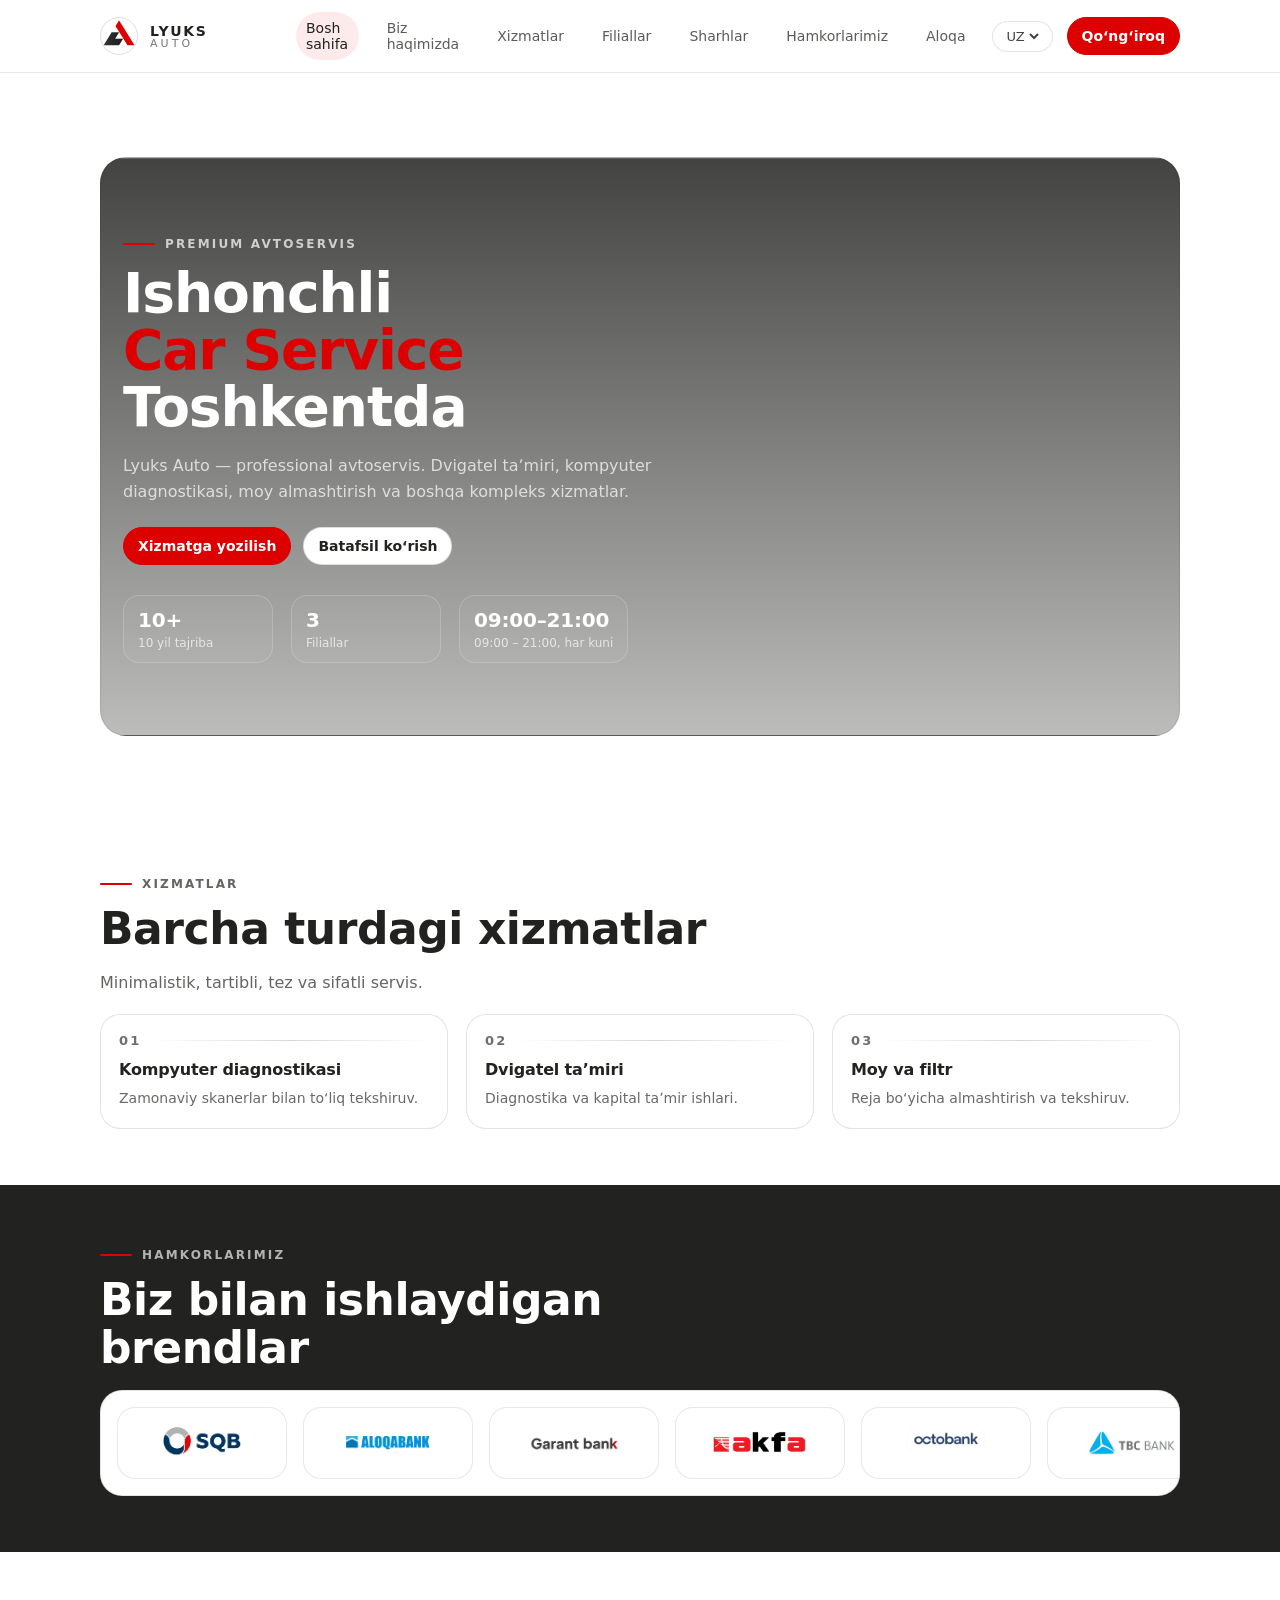
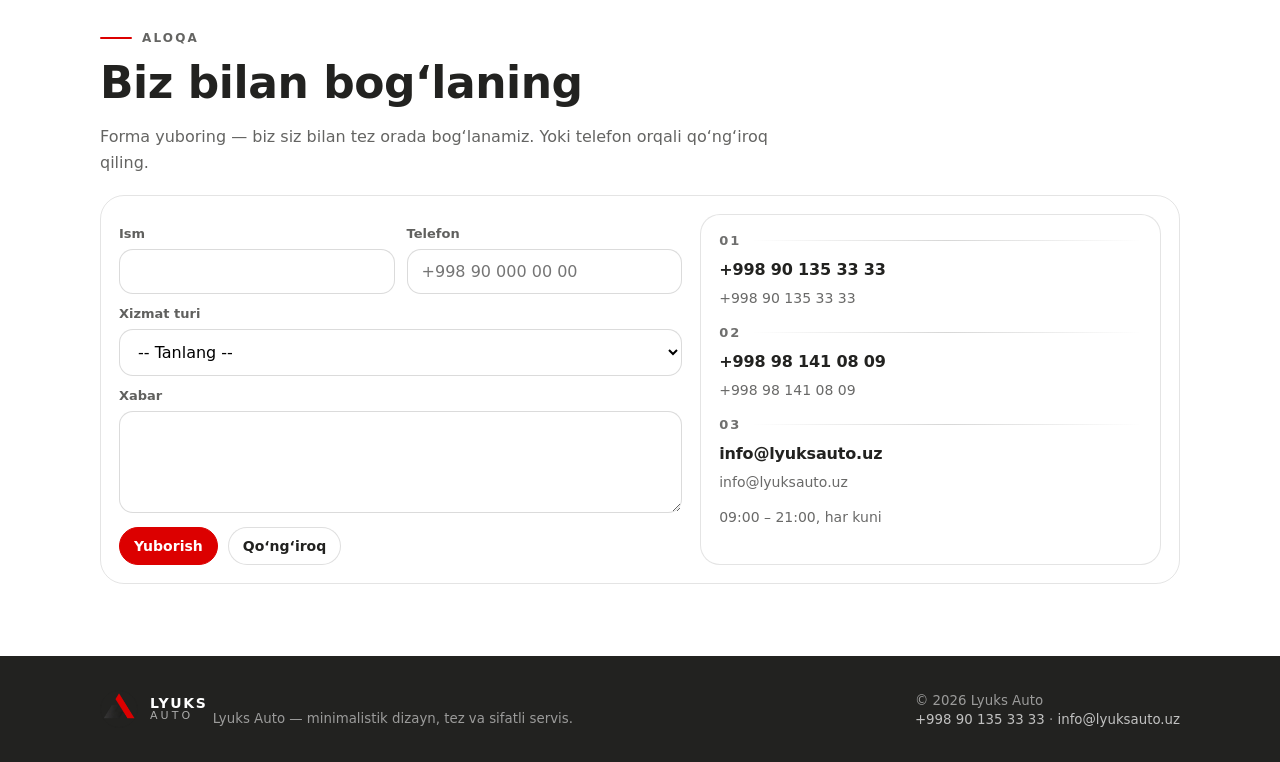
<file: index.html>
<!doctype html>
<html lang="uz">
<head>
  <meta charset="UTF-8" />
  <meta name="viewport" content="width=device-width, initial-scale=1.0" />
  <title>Lyuks Auto — Car Service Tashkent</title>
  <meta name="description" content="Lyuks Auto — professional car service in Tashkent. Engine repair, diagnostics, oil change and comprehensive services. +998 90 135 33 33" />
  <link rel="stylesheet" href="assets/css/styles.css" />
  <link rel="shortcut icon" href="logos/logo_full_gold_to_red.png" type="image/x-icon">
</head>
<body>

  <!-- Shared Navbar -->
  <header class="nav">
    <div class="container">
      <div class="nav-inner">
        <a class="brand" href="index.html" aria-label="Lyuks Auto">
          <div class="brand-mark" aria-hidden="true"><img src="logos/logo_full_gold_to_red.png" alt="Lyuks Auto" style="width: 32px; margin-left: 2px;"></div>
          <div class="brand-name">
            <b>LYUKS</b>
            <span>AUTO</span>
          </div>
        </a>

        <nav class="nav-links" aria-label="Primary">
          <a href="index.html" aria-current="page" data-i18n="nav_home">Bosh sahifa</a>
          <a href="about.html" data-i18n="nav_about">Biz haqimizda</a>
          <a href="services.html" data-i18n="nav_services">Xizmatlar</a>
          <a href="branches.html" data-i18n="nav_branches">Filiallar</a>
          <a href="reviews.html" data-i18n="nav_reviews">Sharhlar</a>
          <a href="partners.html" data-i18n="nav_partners">Hamkorlarimiz</a>
          <a href="contact.html" data-i18n="nav_contact">Aloqa</a>
        </nav>

        <div class="nav-right">
          <div class="lang" aria-label="Language switcher">
            <select data-lang-select>
              <option value="uz">UZ</option>
              <option value="uz-Cyrl">ЎЗ</option>
              <option value="ru">RU</option>
              <option value="en">EN</option>
            </select>
          </div>
          <a class="btn primary" href="tel:+998901353333" data-i18n="nav_call">Qo‘ng‘iroq</a>
          <button class="menu-btn" type="button" data-menu-btn aria-expanded="false" aria-label="Menu">
            <div class="lines"><span></span></div>
          </button>
        </div>
      </div>

      <div class="menu-panel" data-menu-panel>
        <a href="index.html" aria-current="page" data-i18n="nav_home">Bosh sahifa</a>
        <a href="about.html" data-i18n="nav_about">Biz haqimizda</a>
        <a href="services.html" data-i18n="nav_services">Xizmatlar</a>
        <a href="branches.html" data-i18n="nav_branches">Filiallar</a>
        <a href="reviews.html" data-i18n="nav_reviews">Sharhlar</a>
        <a href="partners.html" data-i18n="nav_partners">Hamkorlarimiz</a>
        <a href="contact.html" data-i18n="nav_contact">Aloqa</a>
      </div>
    </div>
  </header>

  <!-- Home / Hero -->
  <main>
    <section class="section hero">
      <div class="container">
        <div class="hero-wrap" style="--hero-image:url('https://images.unsplash.com/photo-1732885787638-db5ae05bb707?auto=format&fit=crop&w=2000&q=80');">
          <div class="hero-inner">
            <div class="kicker" data-i18n="hero_kicker">Premium avtoservis</div>
            <h1 class="h1">
              <span data-i18n="hero_title_a">Ishonchli</span><br />
              <span style="color:#dc0000" data-i18n="hero_title_b">Car Service</span><br />
              <span data-i18n="hero_title_c">Toshkentda</span>
            </h1>
            <p class="sub" data-i18n="hero_sub">
              Lyuks Auto — professional avtoservis. Dvigatel taʼmiri, kompyuter diagnostikasi, moy almashtirish va boshqa kompleks xizmatlar.
            </p>
            <div class="hero-actions">
              <a class="btn primary" href="contact.html" data-i18n="hero_book">Xizmatga yozilish</a>
              <a class="btn" href="services.html" data-i18n="home_services_cta">Batafsil ko‘rish</a>
            </div>

            <div class="hero-stats" aria-label="Key stats">
              <div class="stat">
                <b>10+</b>
                <span data-i18n="about_point_1_t">10 yil tajriba</span>
              </div>
              <div class="stat">
                <b>3</b>
                <span data-i18n="nav_branches">Filiallar</span>
              </div>
              <div class="stat">
                <b>09:00–21:00</b>
                <span data-i18n="branches_hours">09:00 – 21:00, har kuni</span>
              </div>
            </div>
          </div>
        </div>
      </div>
    </section>

    <!-- Quick previews (each has its own page) -->
    <section class="section tight">
      <div class="container">
        <div class="section-header">
          <div class="kicker" data-i18n="home_services_kicker">Xizmatlar</div>
          <h2 class="h2" data-i18n="home_services_title">Barcha turdagi xizmatlar</h2>
          <p class="sub" data-i18n="home_services_sub">Minimalistik, tartibli, tez va sifatli servis.</p>
        </div>

        <div class="grid three" style="margin-top:18px">
          <a class="card" href="services.html">
            <div class="num"><b>01</b><div class="divider" aria-hidden="true"></div></div>
            <h3 data-i18n="srv_02_t">Kompyuter diagnostikasi</h3>
            <p data-i18n="srv_02_d">Zamonaviy skanerlar bilan to‘liq tekshiruv.</p>
          </a>
          <a class="card" href="services.html">
            <div class="num"><b>02</b><div class="divider" aria-hidden="true"></div></div>
            <h3 data-i18n="srv_01_t">Dvigatel taʼmiri</h3>
            <p data-i18n="srv_01_d">Diagnostika va kapital taʼmir ishlari.</p>
          </a>
          <a class="card" href="services.html">
            <div class="num"><b>03</b><div class="divider" aria-hidden="true"></div></div>
            <h3 data-i18n="srv_03_t">Moy va filtr</h3>
            <p data-i18n="srv_03_d">Reja bo‘yicha almashtirish va tekshiruv.</p>
          </a>
        </div>
      </div>
    </section>

    <section class="section tight dark">
      <div class="container">
        <div class="section-header">
          <div class="kicker" data-i18n="partners_kicker">Hamkorlarimiz</div>
          <h2 class="h2" data-i18n="partners_title">Biz bilan ishlaydigan brendlar</h2>
          <!-- <p class="sub" data-i18n="partners_sub">Logotiplar gorizontal yumshoq animatsiya bilan aylanishda.</p> -->
        </div>

        <div class="marquee" style="margin-top:18px">
          <div class="marquee-track" aria-label="Partner logos scrolling">
            <div class="logo-tile"><img src="assets/partners/sqb.png" alt="Partner 01" loading="lazy" /></div>
            <div class="logo-tile"><img src="assets/partners/aloqabank.png" alt="Partner 02" loading="lazy" /></div>
            <div class="logo-tile"><img src="assets/partners/garantbank.png" alt="Partner 03" loading="lazy" /></div>
            <div class="logo-tile"><img src="assets/partners/akfa.png" alt="Partner 04" loading="lazy" /></div>
            <div class="logo-tile"><img src="assets/partners/octobank.png" alt="Partner 01" loading="lazy" /></div>
            <div class="logo-tile"><img src="assets/partners/tbc.png" alt="Partner 02" loading="lazy" /></div>
            <div class="logo-tile"><img src="assets/partners/Kafilsugurta.png" alt="Partner 03" loading="lazy" /></div>
            <div class="logo-tile"><img src="assets/partners/uzbekneftgaz.png" alt="Partner 04" loading="lazy" /></div>
            <div class="logo-tile"><img src="assets/partners/uzavtoyullar.png" alt="Partner 01" loading="lazy" /></div>
            <div class="logo-tile"><img src="assets/partners/ucell.png" alt="Partner 02" loading="lazy" /></div>
            <div class="logo-tile"><img src="assets/partners/uzbekinvest.png" alt="Partner 03" loading="lazy" /></div>
            <div class="logo-tile"><img src="assets/partners/uzcard.png" alt="Partner 04" loading="lazy" /></div>
            <div class="logo-tile"><img src="assets/partners/uzmetkombinat.png" alt="Partner 04" loading="lazy" /></div>
            <div class="logo-tile"><img src="assets/partners/ies.png" alt="Partner 04" loading="lazy" /></div>
            <div class="logo-tile"><img src="assets/partners/hududiy elektr tarmoqlari.png" alt="Partner 04" loading="lazy" /></div>
            <div class="logo-tile"><img src="assets/partners/brb.png" alt="Partner 04" loading="lazy" /></div>
            <div class="logo-tile"><img src="assets/partners/nbu.png" alt="Partner 04" loading="lazy" /></div>
          </div>
        </div>
      </div>
    </section>

    <!-- Shared Contact section -->
    <section class="section" id="contact">
      <div class="container">
        <div class="section-header">
          <div class="kicker" data-i18n="contact_kicker">Aloqa</div>
          <h2 class="h2" data-i18n="contact_title">Biz bilan bog‘laning</h2>
          <p class="sub" data-i18n="contact_sub">Forma yuboring — biz siz bilan tez orada bog‘lanamiz. Yoki telefon orqali qo‘ng‘iroq qiling.</p>
        </div>

        <div class="contact-box" style="margin-top:18px">
          <div class="contact-grid">
            <form data-contact-form>
              <div class="form-row">
                <div class="field">
                  <label for="name" data-i18n="form_name">Ism</label>
                  <input id="name" name="name" type="text" autocomplete="name" required />
                </div>
                <div class="field">
                  <label for="phone" data-i18n="form_phone">Telefon</label>
                  <input id="phone" name="phone" type="tel" autocomplete="tel" required placeholder="+998 90 000 00 00" />
                </div>
              </div>

              <div class="field">
                <label for="service" data-i18n="form_service">Xizmat turi</label>
                <select id="service" name="service">
                  <option value="" data-i18n="form_service_pick">-- Tanlang --</option>
                  <option value="diagnostics" data-i18n="srv_02_t">Kompyuter diagnostikasi</option>
                  <option value="engine" data-i18n="srv_01_t">Dvigatel taʼmiri</option>
                  <option value="oil" data-i18n="srv_03_t">Moy va filtr</option>
                  <option value="brakes" data-i18n="srv_04_t">Tormoz tizimi</option>
                  <option value="transmission" data-i18n="srv_05_t">Transmissiya</option>
                  <option value="electric" data-i18n="srv_06_t">Elektrika</option>
                </select>
              </div>

              <div class="field">
                <label for="msg" data-i18n="form_msg">Xabar</label>
                <textarea id="msg" name="message" rows="4"></textarea>
              </div>

              <div style="margin-top:14px; display:flex; gap:10px; flex-wrap:wrap">
                <button class="btn primary" type="submit" data-i18n="form_submit">Yuborish</button>
                <a class="btn" href="tel:+998901353333" data-i18n="nav_call">Qo‘ng‘iroq</a>
              </div>

              <div class="success" data-form-success data-i18n="form_success">
                Xabaringiz qabul qilindi. Tez orada aloqaga chiqamiz.
              </div>
            </form>

            <div class="card" style="height:100%">
              <div class="num"><b>01</b><div class="divider" aria-hidden="true"></div></div>
              <h3>+998 90 135 33 33</h3>
              <p><a href="tel:+998901353333">+998 90 135 33 33</a></p>
              <div class="num" style="margin-top:16px"><b>02</b><div class="divider" aria-hidden="true"></div></div>
              <h3>+998 98 141 08 09</h3>
              <p><a href="tel:+998981410809">+998 98 141 08 09</a></p>
              <div class="num" style="margin-top:16px"><b>03</b><div class="divider" aria-hidden="true"></div></div>
              <h3>info@lyuksauto.uz</h3>
              <p><a href="mailto:info@lyuksauto.uz">info@lyuksauto.uz</a></p>
              <p style="margin-top:12px" data-i18n="branches_hours">09:00 – 21:00, har kuni</p>
            </div>
          </div>
        </div>
      </div>
    </section>
  </main>

  <!-- Shared Footer -->
  <footer class="footer">
    <div class="container">
      <div class="footer-inner">
        <div>
          <div class="brand" style="min-width:auto">
            <div class="brand-mark" aria-hidden="true">
              <img src="logos/logo_full_gold_to_red.png" alt="Lyuks Auto" style="width: 32px; margin-left: 2px;">
            </div>
            <div class="brand-name">
              <b style="color:#fff">LYUKS</b>
              <span style="color:rgba(255,255,255,.62)">AUTO</span>
            </div>
          </div>
          <small data-i18n="footer_note">Lyuks Auto — minimalistik dizayn, tez va sifatli servis.</small>
        </div>
        <div>
          <small>© 2026 Lyuks Auto</small><br />
          <small><a href="tel:+998901353333">+998 90 135 33 33</a> · <a href="mailto:info@lyuksauto.uz">info@lyuksauto.uz</a></small>
        </div>
      </div>
    </div>
  </footer>

  <script src="assets/js/i18n.js"></script>
  <script src="assets/js/main.js"></script>
</body>
</html>
</file>
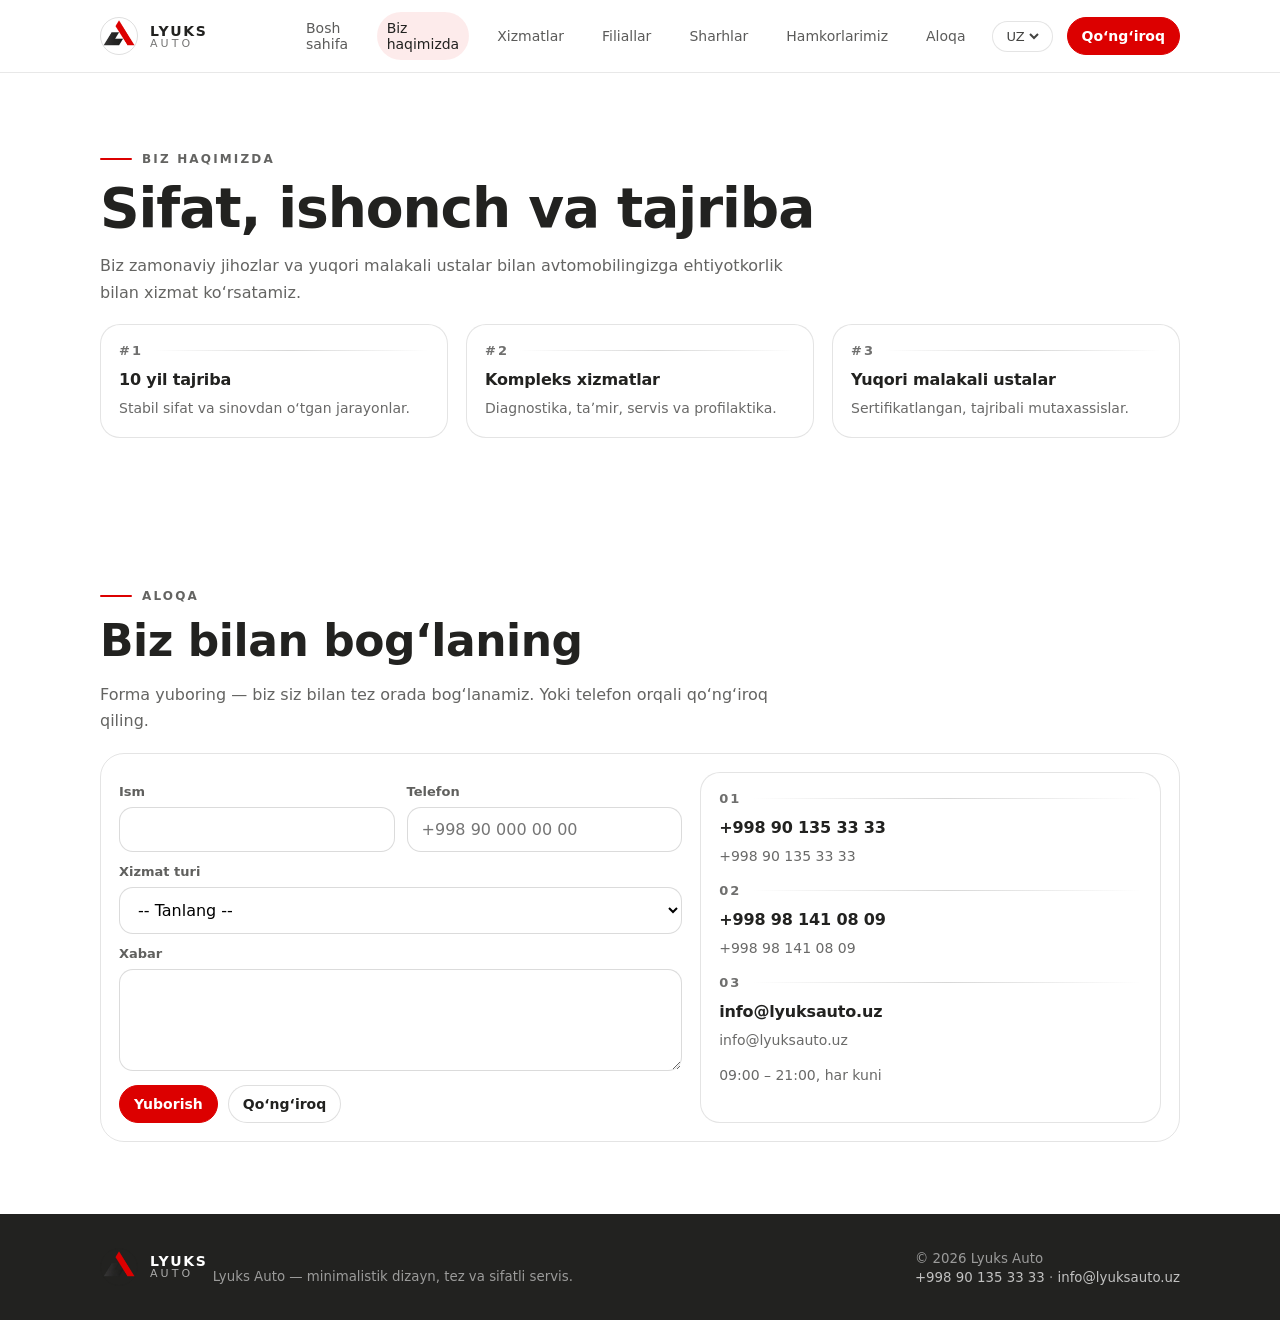
<file: about.html>
<!doctype html>
<html lang="uz">
<head>
  <meta charset="UTF-8" />
  <meta name="viewport" content="width=device-width, initial-scale=1.0" />
  <title>Lyuks Auto — About</title>
  <meta name="description" content="Lyuks Auto — 10 years of experience, complex services, highly skilled specialists." />
  <link rel="stylesheet" href="assets/css/styles.css" />
  <link rel="shortcut icon" href="logos/logo_full_gold_to_red.png" type="image/x-icon">
</head>
<body>
  <header class="nav">
    <div class="container">
      <div class="nav-inner">
        <a class="brand" href="index.html" aria-label="Lyuks Auto">
          <div class="brand-mark" aria-hidden="true"><img src="logos/logo_full_gold_to_red.png" alt="Lyuks Auto" style="width: 32px; margin-left: 2px;"></div>
          <div class="brand-name">
            <b>LYUKS</b>
            <span>AUTO</span>
          </div>
        </a>

        <nav class="nav-links" aria-label="Primary">
          <a href="index.html" data-i18n="nav_home">Bosh sahifa</a>
          <a href="about.html" aria-current="page" data-i18n="nav_about">Biz haqimizda</a>
          <a href="services.html" data-i18n="nav_services">Xizmatlar</a>
          <a href="branches.html" data-i18n="nav_branches">Filiallar</a>
          <a href="reviews.html" data-i18n="nav_reviews">Sharhlar</a>
          <a href="partners.html" data-i18n="nav_partners">Hamkorlarimiz</a>
          <a href="contact.html" data-i18n="nav_contact">Aloqa</a>
        </nav>

        <div class="nav-right">
          <div class="lang" aria-label="Language switcher">
            <select data-lang-select>
              <option value="uz">UZ</option>
              <option value="uz-Cyrl">ЎЗ</option>
              <option value="ru">RU</option>
              <option value="en">EN</option>
            </select>
          </div>
          <a class="btn primary" href="tel:+998901353333" data-i18n="nav_call">Qo‘ng‘iroq</a>
          <button class="menu-btn" type="button" data-menu-btn aria-expanded="false" aria-label="Menu">
            <div class="lines"><span></span></div>
          </button>
        </div>
      </div>

      <div class="menu-panel" data-menu-panel>
        <a href="index.html" data-i18n="nav_home">Bosh sahifa</a>
        <a href="about.html" aria-current="page" data-i18n="nav_about">Biz haqimizda</a>
        <a href="services.html" data-i18n="nav_services">Xizmatlar</a>
        <a href="branches.html" data-i18n="nav_branches">Filiallar</a>
        <a href="reviews.html" data-i18n="nav_reviews">Sharhlar</a>
        <a href="partners.html" data-i18n="nav_partners">Hamkorlarimiz</a>
        <a href="contact.html" data-i18n="nav_contact">Aloqa</a>
      </div>
    </div>
  </header>

  <main>
    <section class="section">
      <div class="container">
        <div class="section-header">
          <div class="kicker" data-i18n="about_kicker">Biz haqimizda</div>
          <h1 class="h1" data-i18n="about_title">Sifat, ishonch va tajriba</h1>
          <p class="sub" data-i18n="about_sub">
            Biz zamonaviy jihozlar va yuqori malakali ustalar bilan avtomobilingizga ehtiyotkorlik bilan xizmat ko‘rsatamiz.
          </p>
        </div>

        <div class="grid three" style="margin-top:18px">
          <div class="card">
            <div class="num"><b>#1</b><div class="divider" aria-hidden="true"></div></div>
            <h3 data-i18n="about_point_1_t">10 yil tajriba</h3>
            <p data-i18n="about_point_1_d">Stabil sifat va sinovdan o‘tgan jarayonlar.</p>
          </div>
          <div class="card">
            <div class="num"><b>#2</b><div class="divider" aria-hidden="true"></div></div>
            <h3 data-i18n="about_point_2_t">Kompleks xizmatlar</h3>
            <p data-i18n="about_point_2_d">Diagnostika, taʼmir, servis va profilaktika.</p>
          </div>
          <div class="card">
            <div class="num"><b>#3</b><div class="divider" aria-hidden="true"></div></div>
            <h3 data-i18n="about_point_3_t">Yuqori malakali ustalar</h3>
            <p data-i18n="about_point_3_d">Sertifikatlangan, tajribali mutaxassislar.</p>
          </div>
        </div>
      </div>
    </section>

    <!-- Shared Contact section -->
    <section class="section" id="contact">
      <div class="container">
        <div class="section-header">
          <div class="kicker" data-i18n="contact_kicker">Aloqa</div>
          <h2 class="h2" data-i18n="contact_title">Biz bilan bog‘laning</h2>
          <p class="sub" data-i18n="contact_sub">Forma yuboring — biz siz bilan tez orada bog‘lanamiz. Yoki telefon orqali qo‘ng‘iroq qiling.</p>
        </div>

        <div class="contact-box" style="margin-top:18px">
          <div class="contact-grid">
            <form data-contact-form>
              <div class="form-row">
                <div class="field">
                  <label for="name" data-i18n="form_name">Ism</label>
                  <input id="name" name="name" type="text" autocomplete="name" required />
                </div>
                <div class="field">
                  <label for="phone" data-i18n="form_phone">Telefon</label>
                  <input id="phone" name="phone" type="tel" autocomplete="tel" required placeholder="+998 90 000 00 00" />
                </div>
              </div>

              <div class="field">
                <label for="service" data-i18n="form_service">Xizmat turi</label>
                <select id="service" name="service">
                  <option value="" data-i18n="form_service_pick">-- Tanlang --</option>
                  <option value="diagnostics" data-i18n="srv_02_t">Kompyuter diagnostikasi</option>
                  <option value="engine" data-i18n="srv_01_t">Dvigatel taʼmiri</option>
                  <option value="oil" data-i18n="srv_03_t">Moy va filtr</option>
                  <option value="brakes" data-i18n="srv_04_t">Tormoz tizimi</option>
                  <option value="transmission" data-i18n="srv_05_t">Transmissiya</option>
                  <option value="electric" data-i18n="srv_06_t">Elektrika</option>
                </select>
              </div>

              <div class="field">
                <label for="msg" data-i18n="form_msg">Xabar</label>
                <textarea id="msg" name="message" rows="4"></textarea>
              </div>

              <div style="margin-top:14px; display:flex; gap:10px; flex-wrap:wrap">
                <button class="btn primary" type="submit" data-i18n="form_submit">Yuborish</button>
                <a class="btn" href="tel:+998901353333" data-i18n="nav_call">Qo‘ng‘iroq</a>
              </div>

              <div class="success" data-form-success data-i18n="form_success">
                Xabaringiz qabul qilindi. Tez orada aloqaga chiqamiz.
              </div>
            </form>

            <div class="card" style="height:100%">
              <div class="num"><b>01</b><div class="divider" aria-hidden="true"></div></div>
              <h3>+998 90 135 33 33</h3>
              <p><a href="tel:+998901353333">+998 90 135 33 33</a></p>
              <div class="num" style="margin-top:16px"><b>02</b><div class="divider" aria-hidden="true"></div></div>
              <h3>+998 98 141 08 09</h3>
              <p><a href="tel:+998981410809">+998 98 141 08 09</a></p>
              <div class="num" style="margin-top:16px"><b>03</b><div class="divider" aria-hidden="true"></div></div>
              <h3>info@lyuksauto.uz</h3>
              <p><a href="mailto:info@lyuksauto.uz">info@lyuksauto.uz</a></p>
              <p style="margin-top:12px" data-i18n="branches_hours">09:00 – 21:00, har kuni</p>
            </div>
          </div>
        </div>
      </div>
    </section>
  </main>

  <footer class="footer">
    <div class="container">
      <div class="footer-inner">
        <div>
          <div class="brand" style="min-width:auto">
             <div class="brand-mark" aria-hidden="true">
              <img src="logos/logo_full_gold_to_red.png" alt="Lyuks Auto" style="width: 32px; margin-left: 2px;">
            </div>
            <div class="brand-name">
              <b style="color:#fff">LYUKS</b>
              <span style="color:rgba(255,255,255,.62)">AUTO</span>
            </div>
          </div>
          <small data-i18n="footer_note">Lyuks Auto — minimalistik dizayn, tez va sifatli servis.</small>
        </div>
        <div>
          <small>© 2026 Lyuks Auto</small><br />
          <small><a href="tel:+998901353333">+998 90 135 33 33</a> · <a href="mailto:info@lyuksauto.uz">info@lyuksauto.uz</a></small>
        </div>
      </div>
    </div>
  </footer>

  <script src="assets/js/i18n.js"></script>
  <script src="assets/js/main.js"></script>
</body>
</html>
</file>
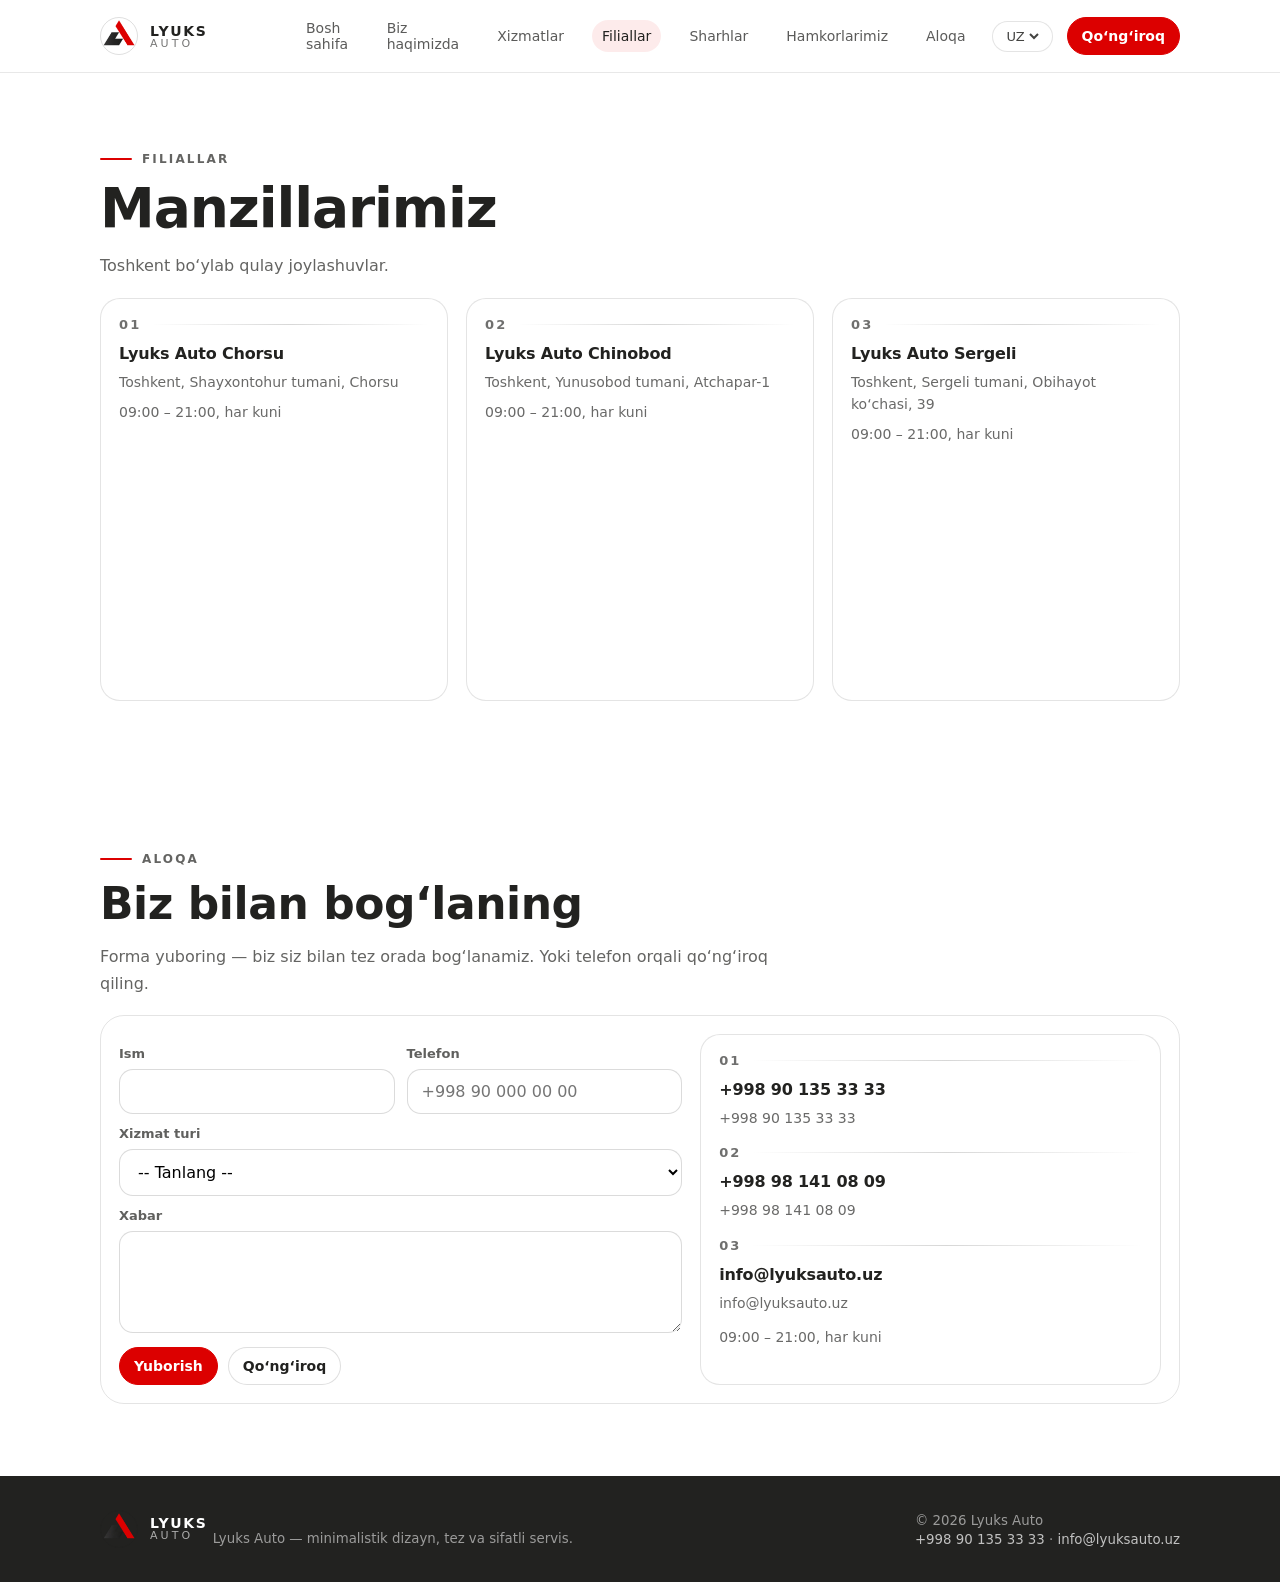
<file: branches.html>
<!doctype html>
<html lang="uz">
<head>
  <meta charset="UTF-8" />
  <meta name="viewport" content="width=device-width, initial-scale=1.0" />
  <title>Lyuks Auto — Branches</title>
  <meta name="description" content="Lyuks Auto branches in Tashkent: Chorsu, Chinobod, Sergeli." />
  <link rel="stylesheet" href="assets/css/styles.css" />
  <link rel="shortcut icon" href="logos/logo_full_gold_to_red.png" type="image/x-icon">
  <style>
    iframe{border:0}
    .map-card{overflow:hidden}
    .map{width:100%; height:220px}
  </style>
</head>
<body>
  <header class="nav">
    <div class="container">
      <div class="nav-inner">
        <a class="brand" href="index.html" aria-label="Lyuks Auto">
          <div class="brand-mark" aria-hidden="true">
            <img src="logos/logo_full_gold_to_red.png" alt="Lyuks Auto" style="width: 32px; margin-left: 2px;">
          </div>
          <div class="brand-name">
            <b>LYUKS</b>
            <span>AUTO</span>
          </div>
        </a>

        <nav class="nav-links" aria-label="Primary">
          <a href="index.html" data-i18n="nav_home">Bosh sahifa</a>
          <a href="about.html" data-i18n="nav_about">Biz haqimizda</a>
          <a href="services.html" data-i18n="nav_services">Xizmatlar</a>
          <a href="branches.html" aria-current="page" data-i18n="nav_branches">Filiallar</a>
          <a href="reviews.html" data-i18n="nav_reviews">Sharhlar</a>
          <a href="partners.html" data-i18n="nav_partners">Hamkorlarimiz</a>
          <a href="contact.html" data-i18n="nav_contact">Aloqa</a>
        </nav>

        <div class="nav-right">
          <div class="lang" aria-label="Language switcher">
            <select data-lang-select>
              <option value="uz">UZ</option>
              <option value="uz-Cyrl">ЎЗ</option>
              <option value="ru">RU</option>
              <option value="en">EN</option>
            </select>
          </div>
          <a class="btn primary" href="tel:+998901353333" data-i18n="nav_call">Qo‘ng‘iroq</a>
          <button class="menu-btn" type="button" data-menu-btn aria-expanded="false" aria-label="Menu">
            <div class="lines"><span></span></div>
          </button>
        </div>
      </div>

      <div class="menu-panel" data-menu-panel>
        <a href="index.html" data-i18n="nav_home">Bosh sahifa</a>
        <a href="about.html" data-i18n="nav_about">Biz haqimizda</a>
        <a href="services.html" data-i18n="nav_services">Xizmatlar</a>
        <a href="branches.html" aria-current="page" data-i18n="nav_branches">Filiallar</a>
        <a href="reviews.html" data-i18n="nav_reviews">Sharhlar</a>
        <a href="partners.html" data-i18n="nav_partners">Hamkorlarimiz</a>
        <a href="contact.html" data-i18n="nav_contact">Aloqa</a>
      </div>
    </div>
  </header>

  <main>
    <section class="section">
      <div class="container">
        <div class="section-header">
          <div class="kicker" data-i18n="branches_kicker">Filiallar</div>
          <h1 class="h1" data-i18n="branches_title">Manzillarimiz</h1>
          <p class="sub" data-i18n="branches_sub">Toshkent bo‘ylab qulay joylashuvlar.</p>
        </div>

        <div class="grid three" style="margin-top:18px">
          <div class="card map-card">
            <div class="num"><b>01</b><div class="divider" aria-hidden="true"></div></div>
            <h3 data-i18n="branch_01_name">Lyuks Auto Chorsu</h3>
            <p data-i18n="branch_01_addr">Toshkent, Shayxontohur tumani, Chorsu</p>
            <p data-i18n="branches_hours">09:00 – 21:00, har kuni</p>
            <div style="margin-top:12px">
              <iframe class="map" loading="lazy" title="Chorsu map" aria-label="Chorsu map"
                src="https://www.google.com/maps/embed?pb=!1m18!1m12!1m3!1d2995.123!2d69.2401!3d41.2995!2m3!1f0!2f0!3f0!3m2!1i1024!2i768!4f13.1!3m3!1m2!1s0x38ae8b0cc379e9c3%3A0x5cd1c5c23ff11f73!2sChorsu%2C%20Tashkent!5e0!3m2!1sen!2suz!4v1699000000000"></iframe>
            </div>
          </div>

          <div class="card map-card">
            <div class="num"><b>02</b><div class="divider" aria-hidden="true"></div></div>
            <h3 data-i18n="branch_02_name">Lyuks Auto Chinobod</h3>
            <p data-i18n="branch_02_addr">Toshkent, Yunusobod tumani, Atchapar-1</p>
            <p data-i18n="branches_hours">09:00 – 21:00, har kuni</p>
            <div style="margin-top:12px">
              <iframe class="map" loading="lazy" title="Chinobod map" aria-label="Chinobod map"
                src="https://www.google.com/maps/embed?pb=!1m18!1m12!1m3!1d2994.5!2d69.3100!3d41.3600!2m3!1f0!2f0!3f0!3m2!1i1024!2i768!4f13.1!3m3!1m2!1s0x38aef5b5ac53d94f%3A0x9f42c7f8c5a5d6!2sYunusobod%2C%20Tashkent!5e0!3m2!1sen!2suz!4v1699000000001"></iframe>
            </div>
          </div>

          <div class="card map-card">
            <div class="num"><b>03</b><div class="divider" aria-hidden="true"></div></div>
            <h3 data-i18n="branch_03_name">Lyuks Auto Sergeli</h3>
            <p data-i18n="branch_03_addr">Toshkent, Sergeli tumani, Obihayot ko‘chasi, 39</p>
            <p data-i18n="branches_hours">09:00 – 21:00, har kuni</p>
            <div style="margin-top:12px">
              <iframe class="map" loading="lazy" title="Sergeli map" aria-label="Sergeli map"
                src="https://www.google.com/maps/embed?pb=!1m18!1m12!1m3!1d2996.8!2d69.2000!3d41.2200!2m3!1f0!2f0!3f0!3m2!1i1024!2i768!4f13.1!3m3!1m2!1s0x38ae5b0bce7893e9%3A0x1b1e2a3c4d5e6f!2sSergeli%2C%20Tashkent!5e0!3m2!1sen!2suz!4v1699000000002"></iframe>
            </div>
          </div>
        </div>
      </div>
    </section>

    <section class="section" id="contact">
      <div class="container">
        <div class="section-header">
          <div class="kicker" data-i18n="contact_kicker">Aloqa</div>
          <h2 class="h2" data-i18n="contact_title">Biz bilan bog‘laning</h2>
          <p class="sub" data-i18n="contact_sub">Forma yuboring — biz siz bilan tez orada bog‘lanamiz. Yoki telefon orqali qo‘ng‘iroq qiling.</p>
        </div>

        <div class="contact-box" style="margin-top:18px">
          <div class="contact-grid">
            <form data-contact-form>
              <div class="form-row">
                <div class="field">
                  <label for="name" data-i18n="form_name">Ism</label>
                  <input id="name" name="name" type="text" autocomplete="name" required />
                </div>
                <div class="field">
                  <label for="phone" data-i18n="form_phone">Telefon</label>
                  <input id="phone" name="phone" type="tel" autocomplete="tel" required placeholder="+998 90 000 00 00" />
                </div>
              </div>

              <div class="field">
                <label for="service" data-i18n="form_service">Xizmat turi</label>
                <select id="service" name="service">
                  <option value="" data-i18n="form_service_pick">-- Tanlang --</option>
                  <option value="diagnostics" data-i18n="srv_02_t">Kompyuter diagnostikasi</option>
                  <option value="engine" data-i18n="srv_01_t">Dvigatel taʼmiri</option>
                  <option value="oil" data-i18n="srv_03_t">Moy va filtr</option>
                  <option value="brakes" data-i18n="srv_04_t">Tormoz tizimi</option>
                  <option value="transmission" data-i18n="srv_05_t">Transmissiya</option>
                  <option value="electric" data-i18n="srv_06_t">Elektrika</option>
                </select>
              </div>

              <div class="field">
                <label for="msg" data-i18n="form_msg">Xabar</label>
                <textarea id="msg" name="message" rows="4"></textarea>
              </div>

              <div style="margin-top:14px; display:flex; gap:10px; flex-wrap:wrap">
                <button class="btn primary" type="submit" data-i18n="form_submit">Yuborish</button>
                <a class="btn" href="tel:+998901353333" data-i18n="nav_call">Qo‘ng‘iroq</a>
              </div>

              <div class="success" data-form-success data-i18n="form_success">
                Xabaringiz qabul qilindi. Tez orada aloqaga chiqamiz.
              </div>
            </form>

            <div class="card" style="height:100%">
              <div class="num"><b>01</b><div class="divider" aria-hidden="true"></div></div>
              <h3>+998 90 135 33 33</h3>
              <p><a href="tel:+998901353333">+998 90 135 33 33</a></p>
              <div class="num" style="margin-top:16px"><b>02</b><div class="divider" aria-hidden="true"></div></div>
              <h3>+998 98 141 08 09</h3>
              <p><a href="tel:+998981410809">+998 98 141 08 09</a></p>
              <div class="num" style="margin-top:16px"><b>03</b><div class="divider" aria-hidden="true"></div></div>
              <h3>info@lyuksauto.uz</h3>
              <p><a href="mailto:info@lyuksauto.uz">info@lyuksauto.uz</a></p>
              <p style="margin-top:12px" data-i18n="branches_hours">09:00 – 21:00, har kuni</p>
            </div>
          </div>
        </div>
      </div>
    </section>
  </main>

  <footer class="footer">
    <div class="container">
      <div class="footer-inner">
        <div>
          <div class="brand" style="min-width:auto">
             <div class="brand-mark" aria-hidden="true">
              <img src="logos/logo_full_gold_to_red.png" alt="Lyuks Auto" style="width: 32px; margin-left: 2px;">
            </div>
            <div class="brand-name">
              <b style="color:#fff">LYUKS</b>
              <span style="color:rgba(255,255,255,.62)">AUTO</span>
            </div>
          </div>
          <small data-i18n="footer_note">Lyuks Auto — minimalistik dizayn, tez va sifatli servis.</small>
        </div>
        <div>
          <small>© 2026 Lyuks Auto</small><br />
          <small><a href="tel:+998901353333">+998 90 135 33 33</a> · <a href="mailto:info@lyuksauto.uz">info@lyuksauto.uz</a></small>
        </div>
      </div>
    </div>
  </footer>

  <script src="assets/js/i18n.js"></script>
  <script src="assets/js/main.js"></script>
</body>
</html>
</file>
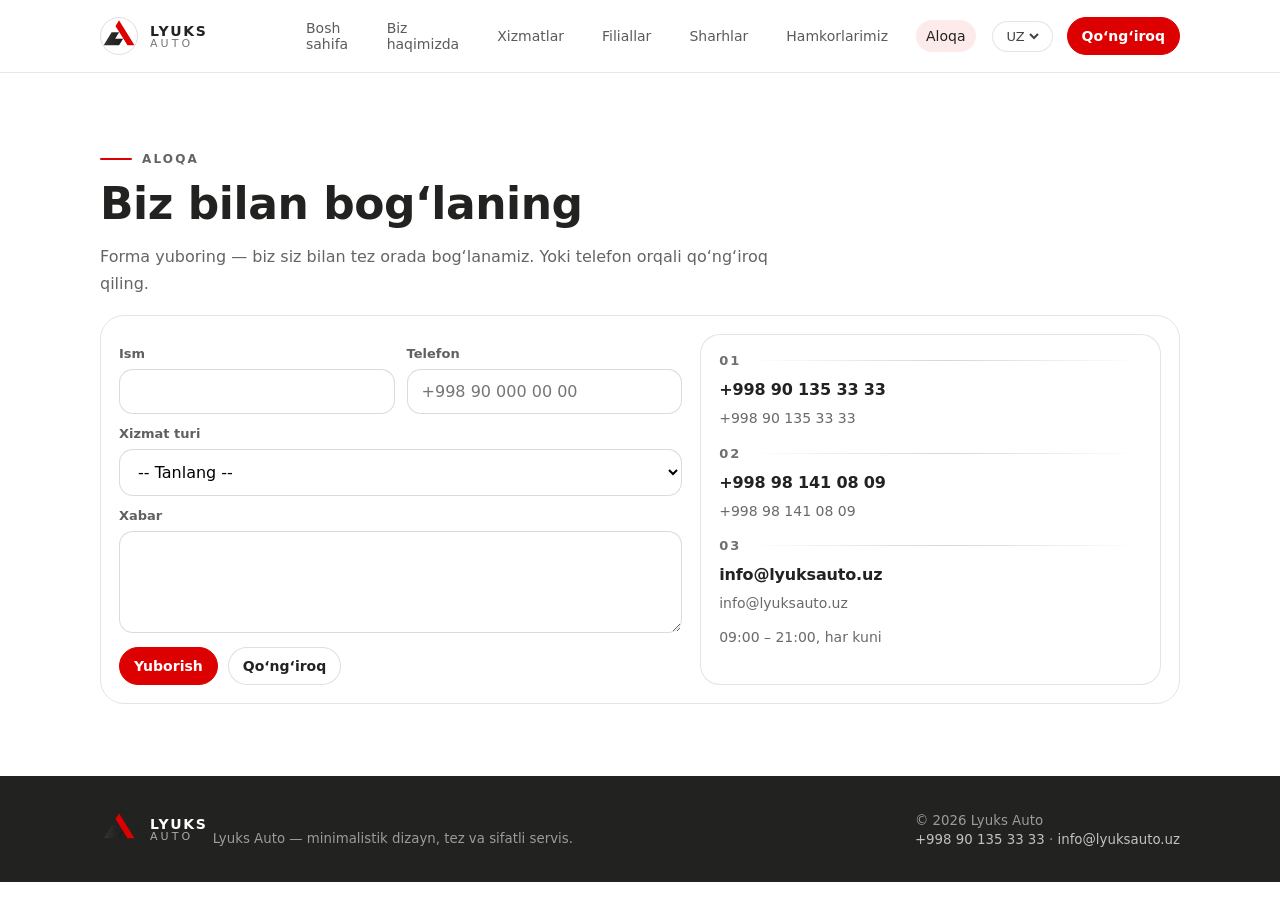
<file: contact.html>
<!doctype html>
<html lang="uz">
<head>
  <meta charset="UTF-8" />
  <meta name="viewport" content="width=device-width, initial-scale=1.0" />
  <title>Lyuks Auto — Contact</title>
  <meta name="description" content="Contact Lyuks Auto: phone, email, working hours." />
  <link rel="stylesheet" href="assets/css/styles.css" />
  <link rel="shortcut icon" href="logos/logo_full_gold_to_red.png" type="image/x-icon">
</head>
<body>
  <header class="nav">
    <div class="container">
      <div class="nav-inner">
        <a class="brand" href="index.html" aria-label="Lyuks Auto">
          <div class="brand-mark" aria-hidden="true">
            <img src="logos/logo_full_gold_to_red.png" alt="Lyuks Auto" style="width: 32px; margin-left: 2px;">
          </div>
          <div class="brand-name">
            <b>LYUKS</b>
            <span>AUTO</span>
          </div>
        </a>

        <nav class="nav-links" aria-label="Primary">
          <a href="index.html" data-i18n="nav_home">Bosh sahifa</a>
          <a href="about.html" data-i18n="nav_about">Biz haqimizda</a>
          <a href="services.html" data-i18n="nav_services">Xizmatlar</a>
          <a href="branches.html" data-i18n="nav_branches">Filiallar</a>
          <a href="reviews.html" data-i18n="nav_reviews">Sharhlar</a>
          <a href="partners.html" data-i18n="nav_partners">Hamkorlarimiz</a>
          <a href="contact.html" aria-current="page" data-i18n="nav_contact">Aloqa</a>
        </nav>

        <div class="nav-right">
          <div class="lang" aria-label="Language switcher">
            <select data-lang-select>
              <option value="uz">UZ</option>
              <option value="uz-Cyrl">ЎЗ</option>
              <option value="ru">RU</option>
              <option value="en">EN</option>
            </select>
          </div>
          <a class="btn primary" href="tel:+998901353333" data-i18n="nav_call">Qo‘ng‘iroq</a>
          <button class="menu-btn" type="button" data-menu-btn aria-expanded="false" aria-label="Menu">
            <div class="lines"><span></span></div>
          </button>
        </div>
      </div>

      <div class="menu-panel" data-menu-panel>
        <a href="index.html" data-i18n="nav_home">Bosh sahifa</a>
        <a href="about.html" data-i18n="nav_about">Biz haqimizda</a>
        <a href="services.html" data-i18n="nav_services">Xizmatlar</a>
        <a href="branches.html" data-i18n="nav_branches">Filiallar</a>
        <a href="reviews.html" data-i18n="nav_reviews">Sharhlar</a>
        <a href="partners.html" data-i18n="nav_partners">Hamkorlarimiz</a>
        <a href="contact.html" aria-current="page" data-i18n="nav_contact">Aloqa</a>
      </div>
    </div>
  </header>

  <main>
    <!-- Optional page intro (contact section below stays identical site-wide) -->
    <!-- <section class="section tight">
      <div class="container">
        <div class="section-header">
          <div class="kicker" data-i18n="contact_kicker">Aloqa</div>
          <h1 class="h1" data-i18n="contact_title">Biz bilan bog‘laning</h1>
          <p class="sub" data-i18n="contact_sub">Forma yuboring — biz siz bilan tez orada bog‘lanamiz. Yoki telefon orqali qo‘ng‘iroq qiling.</p>
        </div>
      </div>
    </section> -->

    <!-- Shared Contact section -->
    <section class="section" id="contact">
      <div class="container">
        <div class="section-header">
          <div class="kicker" data-i18n="contact_kicker">Aloqa</div>
          <h2 class="h2" data-i18n="contact_title">Biz bilan bog‘laning</h2>
          <p class="sub" data-i18n="contact_sub">Forma yuboring — biz siz bilan tez orada bog‘lanamiz. Yoki telefon orqali qo‘ng‘iroq qiling.</p>
        </div>

        <div class="contact-box" style="margin-top:18px">
          <div class="contact-grid">
            <form data-contact-form>
              <div class="form-row">
                <div class="field">
                  <label for="name" data-i18n="form_name">Ism</label>
                  <input id="name" name="name" type="text" autocomplete="name" required />
                </div>
                <div class="field">
                  <label for="phone" data-i18n="form_phone">Telefon</label>
                  <input id="phone" name="phone" type="tel" autocomplete="tel" required placeholder="+998 90 000 00 00" />
                </div>
              </div>

              <div class="field">
                <label for="service" data-i18n="form_service">Xizmat turi</label>
                <select id="service" name="service">
                  <option value="" data-i18n="form_service_pick">-- Tanlang --</option>
                  <option value="diagnostics" data-i18n="srv_02_t">Kompyuter diagnostikasi</option>
                  <option value="engine" data-i18n="srv_01_t">Dvigatel taʼmiri</option>
                  <option value="oil" data-i18n="srv_03_t">Moy va filtr</option>
                  <option value="brakes" data-i18n="srv_04_t">Tormoz tizimi</option>
                  <option value="transmission" data-i18n="srv_05_t">Transmissiya</option>
                  <option value="electric" data-i18n="srv_06_t">Elektrika</option>
                </select>
              </div>

              <div class="field">
                <label for="msg" data-i18n="form_msg">Xabar</label>
                <textarea id="msg" name="message" rows="4"></textarea>
              </div>

              <div style="margin-top:14px; display:flex; gap:10px; flex-wrap:wrap">
                <button class="btn primary" type="submit" data-i18n="form_submit">Yuborish</button>
                <a class="btn" href="tel:+998901353333" data-i18n="nav_call">Qo‘ng‘iroq</a>
              </div>

              <div class="success" data-form-success data-i18n="form_success">
                Xabaringiz qabul qilindi. Tez orada aloqaga chiqamiz.
              </div>
            </form>

            <div class="card" style="height:100%">
              <div class="num"><b>01</b><div class="divider" aria-hidden="true"></div></div>
              <h3>+998 90 135 33 33</h3>
              <p><a href="tel:+998901353333">+998 90 135 33 33</a></p>
              <div class="num" style="margin-top:16px"><b>02</b><div class="divider" aria-hidden="true"></div></div>
              <h3>+998 98 141 08 09</h3>
              <p><a href="tel:+998981410809">+998 98 141 08 09</a></p>
              <div class="num" style="margin-top:16px"><b>03</b><div class="divider" aria-hidden="true"></div></div>
              <h3>info@lyuksauto.uz</h3>
              <p><a href="mailto:info@lyuksauto.uz">info@lyuksauto.uz</a></p>
              <p style="margin-top:12px" data-i18n="branches_hours">09:00 – 21:00, har kuni</p>
            </div>
          </div>
        </div>
      </div>
    </section>
  </main>

  <footer class="footer">
    <div class="container">
      <div class="footer-inner">
        <div>
          <div class="brand" style="min-width:auto">
             <div class="brand-mark" aria-hidden="true">
              <img src="logos/logo_full_gold_to_red.png" alt="Lyuks Auto" style="width: 32px; margin-left: 2px;">
            </div>
            <div class="brand-name">
              <b style="color:#fff">LYUKS</b>
              <span style="color:rgba(255,255,255,.62)">AUTO</span>
            </div>
          </div>
          <small data-i18n="footer_note">Lyuks Auto — minimalistik dizayn, tez va sifatli servis.</small>
        </div>
        <div>
          <small>© 2026 Lyuks Auto</small><br />
          <small><a href="tel:+998901353333">+998 90 135 33 33</a> · <a href="mailto:info@lyuksauto.uz">info@lyuksauto.uz</a></small>
        </div>
      </div>
    </div>
  </footer>

  <script src="assets/js/i18n.js"></script>
  <script src="assets/js/main.js"></script>
</body>
</html>
</file>
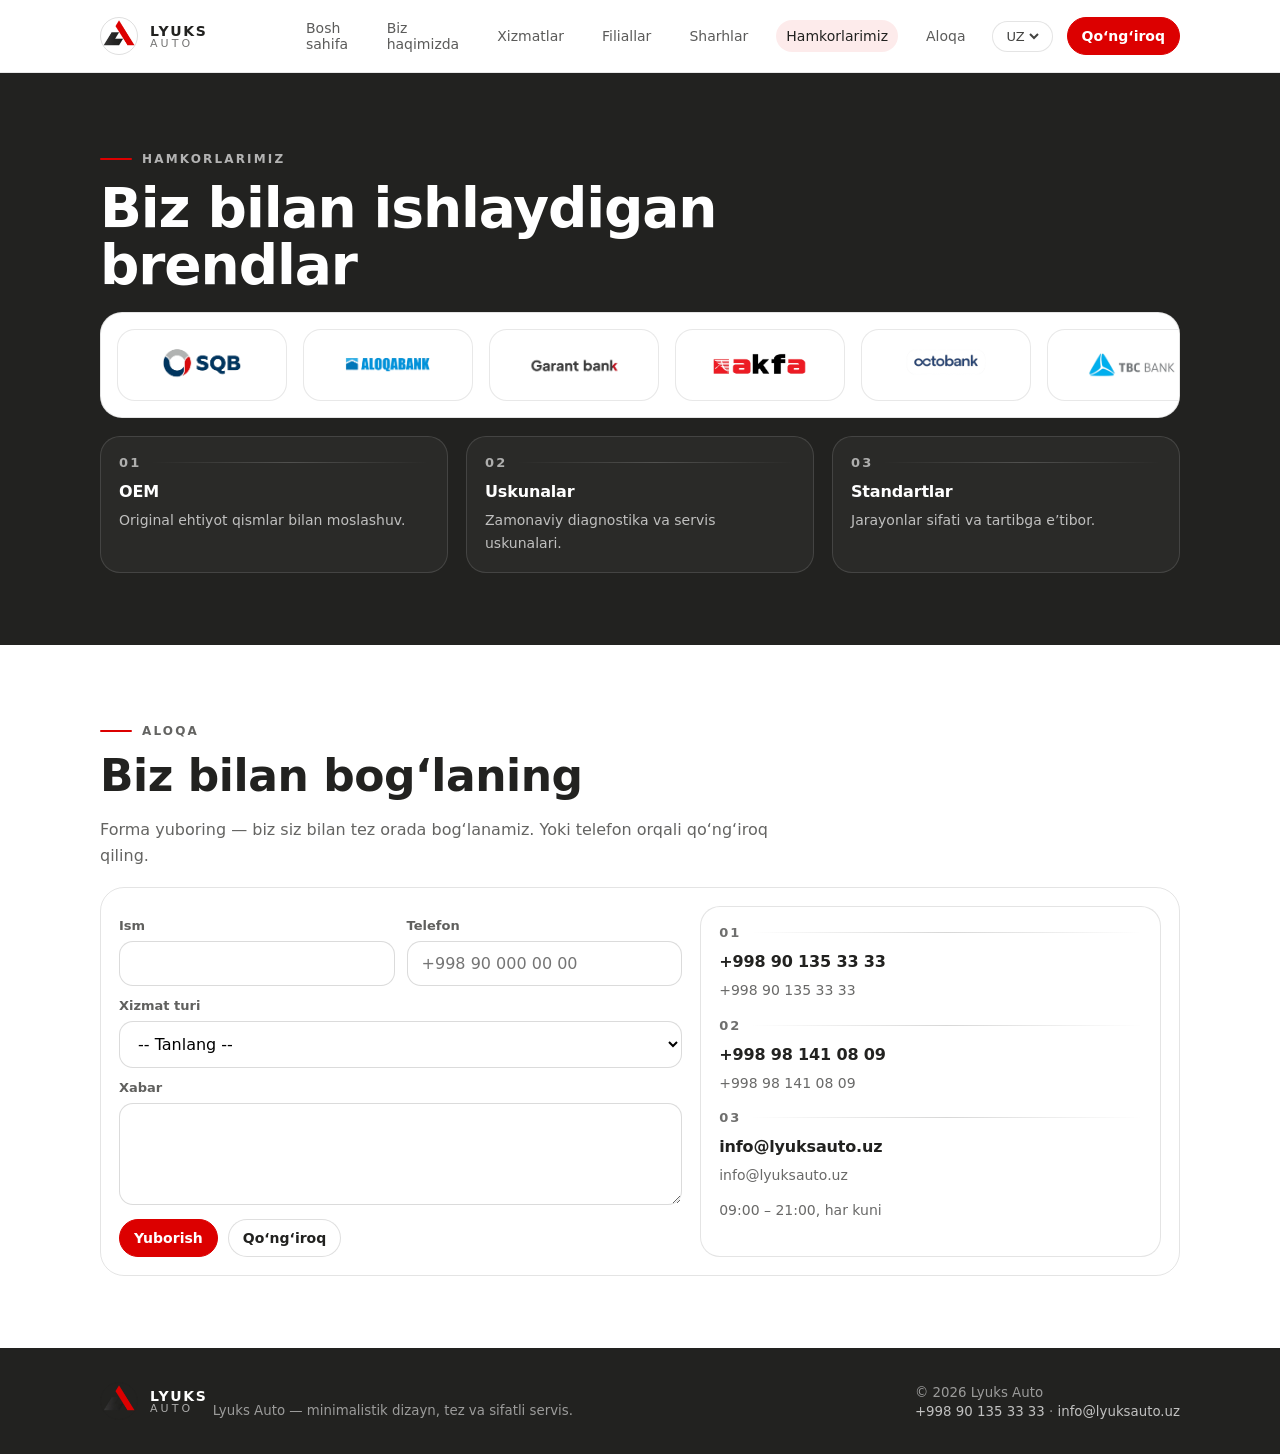
<file: partners.html>
<!doctype html>
<html lang="uz">
<head>
  <meta charset="UTF-8" />
  <meta name="viewport" content="width=device-width, initial-scale=1.0" />
  <title>Lyuks Auto — Partners</title>
  <meta name="description" content="Lyuks Auto partners and brands we work with." />
  <link rel="stylesheet" href="assets/css/styles.css" />
  <link rel="shortcut icon" href="logos/logo_full_gold_to_red.png" type="image/x-icon">
</head>
<body>
  <header class="nav">
    <div class="container">
      <div class="nav-inner">
        <a class="brand" href="index.html" aria-label="Lyuks Auto">
          <div class="brand-mark" aria-hidden="true">
            <img src="logos/logo_full_gold_to_red.png" alt="Lyuks Auto" style="width: 32px; margin-left: 2px;">
          </div>
          <div class="brand-name">
            <b>LYUKS</b>
            <span>AUTO</span>
          </div>
        </a>

        <nav class="nav-links" aria-label="Primary">
          <a href="index.html" data-i18n="nav_home">Bosh sahifa</a>
          <a href="about.html" data-i18n="nav_about">Biz haqimizda</a>
          <a href="services.html" data-i18n="nav_services">Xizmatlar</a>
          <a href="branches.html" data-i18n="nav_branches">Filiallar</a>
          <a href="reviews.html" data-i18n="nav_reviews">Sharhlar</a>
          <a href="partners.html" aria-current="page" data-i18n="nav_partners">Hamkorlarimiz</a>
          <a href="contact.html" data-i18n="nav_contact">Aloqa</a>
        </nav>

        <div class="nav-right">
          <div class="lang" aria-label="Language switcher">
            <select data-lang-select>
              <option value="uz">UZ</option>
              <option value="uz-Cyrl">ЎЗ</option>
              <option value="ru">RU</option>
              <option value="en">EN</option>
            </select>
          </div>
          <a class="btn primary" href="tel:+998901353333" data-i18n="nav_call">Qo‘ng‘iroq</a>
          <button class="menu-btn" type="button" data-menu-btn aria-expanded="false" aria-label="Menu">
            <div class="lines"><span></span></div>
          </button>
        </div>
      </div>

      <div class="menu-panel" data-menu-panel>
        <a href="index.html" data-i18n="nav_home">Bosh sahifa</a>
        <a href="about.html" data-i18n="nav_about">Biz haqimizda</a>
        <a href="services.html" data-i18n="nav_services">Xizmatlar</a>
        <a href="branches.html" data-i18n="nav_branches">Filiallar</a>
        <a href="reviews.html" data-i18n="nav_reviews">Sharhlar</a>
        <a href="partners.html" aria-current="page" data-i18n="nav_partners">Hamkorlarimiz</a>
        <a href="contact.html" data-i18n="nav_contact">Aloqa</a>
      </div>
    </div>
  </header>

  <main>
    <section class="section dark">
      <div class="container">
        <div class="section-header">
          <div class="kicker" data-i18n="partners_kicker">Hamkorlarimiz</div>
          <h1 class="h1" data-i18n="partners_title">Biz bilan ishlaydigan brendlar</h1>
          <!-- <p class="sub" data-i18n="partners_sub">Logotiplar gorizontal yumshoq animatsiya bilan aylanishda.</p> -->
        </div>

        <div class="marquee" style="margin-top:18px">
          <div class="marquee-track" aria-label="Partner logos scrolling">
            <div class="logo-tile"><img src="assets/partners/sqb.png" alt="Partner 01" loading="lazy" /></div>
            <div class="logo-tile"><img src="assets/partners/aloqabank.png" alt="Partner 02" loading="lazy" /></div>
            <div class="logo-tile"><img src="assets/partners/garantbank.png" alt="Partner 03" loading="lazy" /></div>
            <div class="logo-tile"><img src="assets/partners/akfa.png" alt="Partner 04" loading="lazy" /></div>
            <div class="logo-tile"><img src="assets/partners/octobank.png" alt="Partner 01" loading="lazy" /></div>
            <div class="logo-tile"><img src="assets/partners/tbc.png" alt="Partner 02" loading="lazy" /></div>
            <div class="logo-tile"><img src="assets/partners/Kafilsugurta.png" alt="Partner 03" loading="lazy" /></div>
            <div class="logo-tile"><img src="assets/partners/uzbekneftgaz.png" alt="Partner 04" loading="lazy" /></div>
            <div class="logo-tile"><img src="assets/partners/uzavtoyullar.png" alt="Partner 01" loading="lazy" /></div>
            <div class="logo-tile"><img src="assets/partners/ucell.png" alt="Partner 02" loading="lazy" /></div>
            <div class="logo-tile"><img src="assets/partners/uzbekinvest.png" alt="Partner 03" loading="lazy" /></div>
            <div class="logo-tile"><img src="assets/partners/uzcard.png" alt="Partner 04" loading="lazy" /></div>
            <div class="logo-tile"><img src="assets/partners/uzmetkombinat.png" alt="Partner 04" loading="lazy" /></div>
            <div class="logo-tile"><img src="assets/partners/ies.png" alt="Partner 04" loading="lazy" /></div>
            <div class="logo-tile"><img src="assets/partners/hududiy elektr tarmoqlari.png" alt="Partner 04" loading="lazy" /></div>
            <div class="logo-tile"><img src="assets/partners/brb.png" alt="Partner 04" loading="lazy" /></div>
            <div class="logo-tile"><img src="assets/partners/nbu.png" alt="Partner 04" loading="lazy" /></div>
          </div>
        </div>

        <div class="grid three" style="margin-top:18px">
          <div class="card">
            <div class="num"><b>01</b><div class="divider" aria-hidden="true"></div></div>
            <h3 data-i18n="partners_c1_t">OEM</h3>
            <p data-i18n="partners_c1_d">Original ehtiyot qismlar bilan moslashuv.</p>
          </div>
          <div class="card">
            <div class="num"><b>02</b><div class="divider" aria-hidden="true"></div></div>
            <h3 data-i18n="partners_c2_t">Tools</h3>
            <p data-i18n="partners_c2_d">Zamonaviy diagnostika va servis uskunalari.</p>
          </div>
          <div class="card">
            <div class="num"><b>03</b><div class="divider" aria-hidden="true"></div></div>
            <h3 data-i18n="partners_c3_t">Standards</h3>
            <p data-i18n="partners_c3_d">Jarayonlar sifati va tartibga e’tibor.</p>
          </div>
        </div>
      </div>
    </section>

    <section class="section" id="contact">
      <div class="container">
        <div class="section-header">
          <div class="kicker" data-i18n="contact_kicker">Aloqa</div>
          <h2 class="h2" data-i18n="contact_title">Biz bilan bog‘laning</h2>
          <p class="sub" data-i18n="contact_sub">Forma yuboring — biz siz bilan tez orada bog‘lanamiz. Yoki telefon orqali qo‘ng‘iroq qiling.</p>
        </div>

        <div class="contact-box" style="margin-top:18px">
          <div class="contact-grid">
            <form data-contact-form>
              <div class="form-row">
                <div class="field">
                  <label for="name" data-i18n="form_name">Ism</label>
                  <input id="name" name="name" type="text" autocomplete="name" required />
                </div>
                <div class="field">
                  <label for="phone" data-i18n="form_phone">Telefon</label>
                  <input id="phone" name="phone" type="tel" autocomplete="tel" required placeholder="+998 90 000 00 00" />
                </div>
              </div>

              <div class="field">
                <label for="service" data-i18n="form_service">Xizmat turi</label>
                <select id="service" name="service">
                  <option value="" data-i18n="form_service_pick">-- Tanlang --</option>
                  <option value="diagnostics" data-i18n="srv_02_t">Kompyuter diagnostikasi</option>
                  <option value="engine" data-i18n="srv_01_t">Dvigatel taʼmiri</option>
                  <option value="oil" data-i18n="srv_03_t">Moy va filtr</option>
                  <option value="brakes" data-i18n="srv_04_t">Tormoz tizimi</option>
                  <option value="transmission" data-i18n="srv_05_t">Transmissiya</option>
                  <option value="electric" data-i18n="srv_06_t">Elektrika</option>
                </select>
              </div>

              <div class="field">
                <label for="msg" data-i18n="form_msg">Xabar</label>
                <textarea id="msg" name="message" rows="4"></textarea>
              </div>

              <div style="margin-top:14px; display:flex; gap:10px; flex-wrap:wrap">
                <button class="btn primary" type="submit" data-i18n="form_submit">Yuborish</button>
                <a class="btn" href="tel:+998901353333" data-i18n="nav_call">Qo‘ng‘iroq</a>
              </div>

              <div class="success" data-form-success data-i18n="form_success">
                Xabaringiz qabul qilindi. Tez orada aloqaga chiqamiz.
              </div>
            </form>

            <div class="card" style="height:100%">
              <div class="num"><b>01</b><div class="divider" aria-hidden="true"></div></div>
              <h3>+998 90 135 33 33</h3>
              <p><a href="tel:+998901353333">+998 90 135 33 33</a></p>
              <div class="num" style="margin-top:16px"><b>02</b><div class="divider" aria-hidden="true"></div></div>
              <h3>+998 98 141 08 09</h3>
              <p><a href="tel:+998981410809">+998 98 141 08 09</a></p>
              <div class="num" style="margin-top:16px"><b>03</b><div class="divider" aria-hidden="true"></div></div>
              <h3>info@lyuksauto.uz</h3>
              <p><a href="mailto:info@lyuksauto.uz">info@lyuksauto.uz</a></p>
              <p style="margin-top:12px" data-i18n="branches_hours">09:00 – 21:00, har kuni</p>
            </div>
          </div>
        </div>
      </div>
    </section>
  </main>

  <footer class="footer">
    <div class="container">
      <div class="footer-inner">
        <div>
          <div class="brand" style="min-width:auto">
             <div class="brand-mark" aria-hidden="true">
              <img src="logos/logo_full_gold_to_red.png" alt="Lyuks Auto" style="width: 32px; margin-left: 2px;">
            </div>
            <div class="brand-name">
              <b style="color:#fff">LYUKS</b>
              <span style="color:rgba(255,255,255,.62)">AUTO</span>
            </div>
          </div>
          <small data-i18n="footer_note">Lyuks Auto — minimalistik dizayn, tez va sifatli servis.</small>
        </div>
        <div>
          <small>© 2026 Lyuks Auto</small><br />
          <small><a href="tel:+998901353333">+998 90 135 33 33</a> · <a href="mailto:info@lyuksauto.uz">info@lyuksauto.uz</a></small>
        </div>
      </div>
    </div>
  </footer>

  <script src="assets/js/i18n.js"></script>
  <script src="assets/js/main.js"></script>
</body>
</html>
</file>
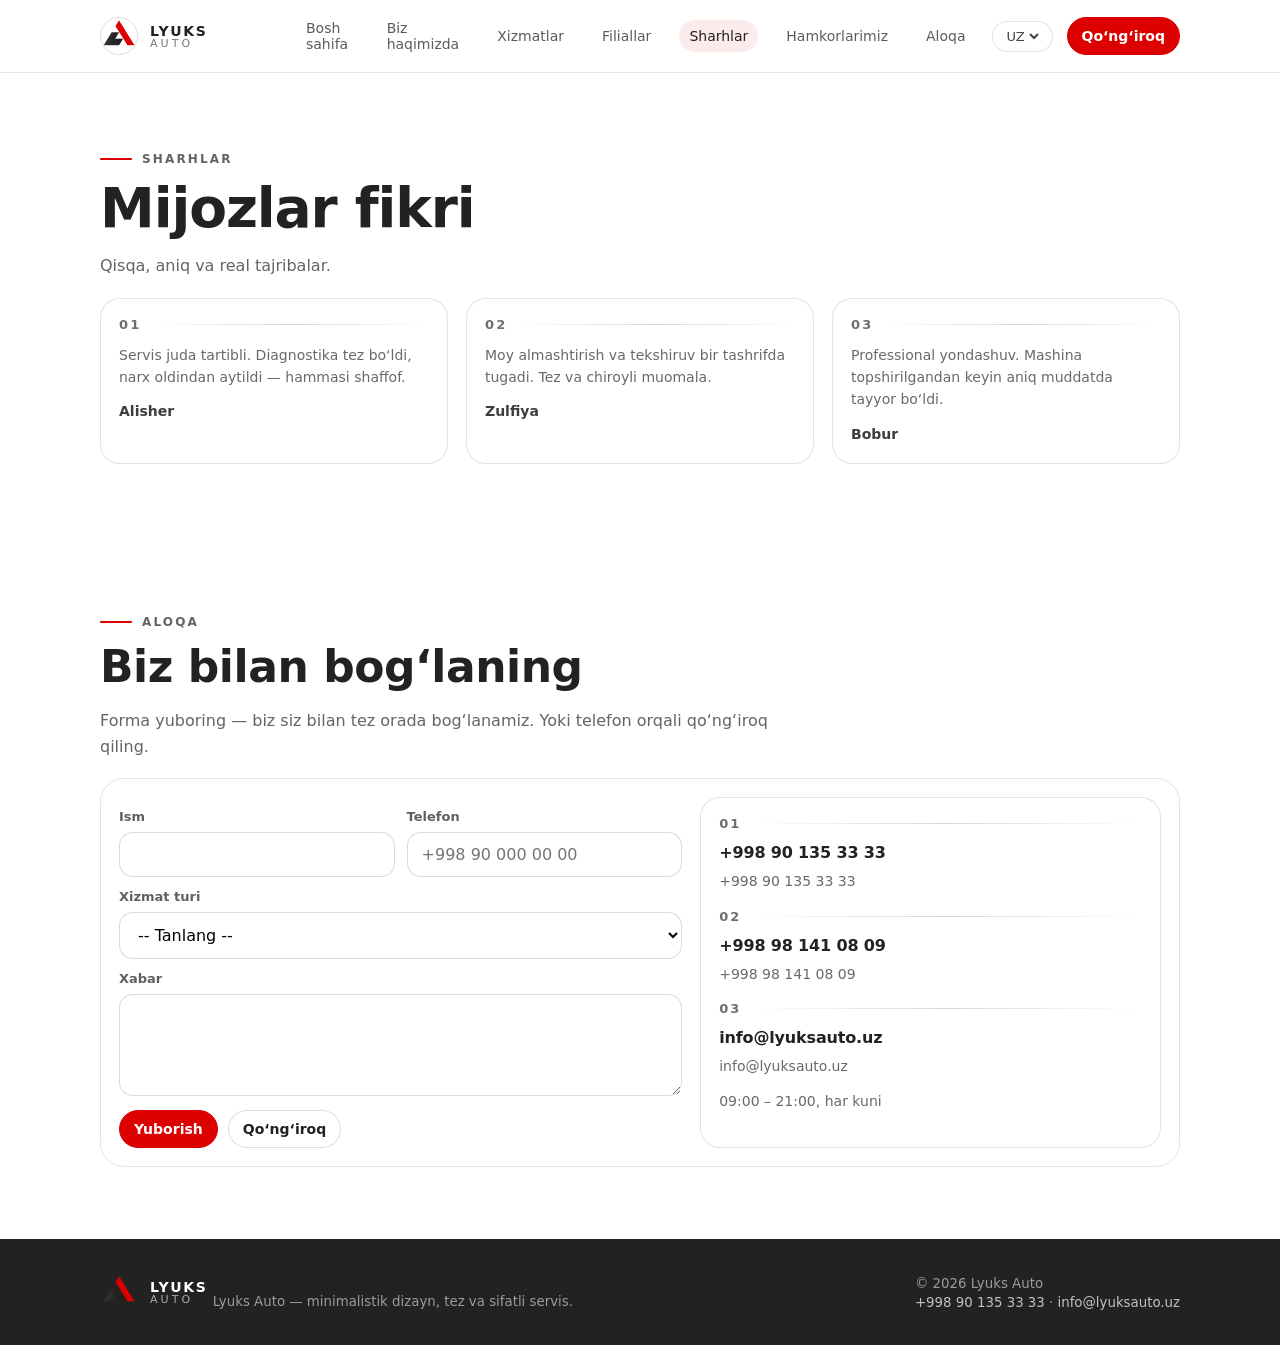
<file: reviews.html>
<!doctype html>
<html lang="uz">
<head>
  <meta charset="UTF-8" />
  <meta name="viewport" content="width=device-width, initial-scale=1.0" />
  <title>Lyuks Auto — Reviews</title>
  <meta name="description" content="Client reviews for Lyuks Auto car service in Tashkent." />
  <link rel="stylesheet" href="assets/css/styles.css" />
  <link rel="shortcut icon" href="logos/logo_full_gold_to_red.png" type="image/x-icon">
</head>
<body>
  <header class="nav">
    <div class="container">
      <div class="nav-inner">
        <a class="brand" href="index.html" aria-label="Lyuks Auto">
          <div class="brand-mark" aria-hidden="true">
            <img src="logos/logo_full_gold_to_red.png" alt="Lyuks Auto" style="width: 32px; margin-left: 2px;">
          </div>
          <div class="brand-name">
            <b>LYUKS</b>
            <span>AUTO</span>
          </div>
        </a>

        <nav class="nav-links" aria-label="Primary">
          <a href="index.html" data-i18n="nav_home">Bosh sahifa</a>
          <a href="about.html" data-i18n="nav_about">Biz haqimizda</a>
          <a href="services.html" data-i18n="nav_services">Xizmatlar</a>
          <a href="branches.html" data-i18n="nav_branches">Filiallar</a>
          <a href="reviews.html" aria-current="page" data-i18n="nav_reviews">Sharhlar</a>
          <a href="partners.html" data-i18n="nav_partners">Hamkorlarimiz</a>
          <a href="contact.html" data-i18n="nav_contact">Aloqa</a>
        </nav>

        <div class="nav-right">
          <div class="lang" aria-label="Language switcher">
            <select data-lang-select>
              <option value="uz">UZ</option>
              <option value="uz-Cyrl">ЎЗ</option>
              <option value="ru">RU</option>
              <option value="en">EN</option>
            </select>
          </div>
          <a class="btn primary" href="tel:+998901353333" data-i18n="nav_call">Qo‘ng‘iroq</a>
          <button class="menu-btn" type="button" data-menu-btn aria-expanded="false" aria-label="Menu">
            <div class="lines"><span></span></div>
          </button>
        </div>
      </div>

      <div class="menu-panel" data-menu-panel>
        <a href="index.html" data-i18n="nav_home">Bosh sahifa</a>
        <a href="about.html" data-i18n="nav_about">Biz haqimizda</a>
        <a href="services.html" data-i18n="nav_services">Xizmatlar</a>
        <a href="branches.html" data-i18n="nav_branches">Filiallar</a>
        <a href="reviews.html" aria-current="page" data-i18n="nav_reviews">Sharhlar</a>
        <a href="partners.html" data-i18n="nav_partners">Hamkorlarimiz</a>
        <a href="contact.html" data-i18n="nav_contact">Aloqa</a>
      </div>
    </div>
  </header>

  <main>
    <section class="section">
      <div class="container">
        <div class="section-header">
          <div class="kicker" data-i18n="reviews_kicker">Sharhlar</div>
          <h1 class="h1" data-i18n="reviews_title">Mijozlar fikri</h1>
          <p class="sub" data-i18n="reviews_sub">Qisqa, aniq va real tajribalar.</p>
        </div>

        <div class="grid three" style="margin-top:18px">
          <div class="card">
            <div class="num"><b>01</b><div class="divider" aria-hidden="true"></div></div>
            <p data-i18n="r1_text">Servis juda tartibli. Diagnostika tez bo‘ldi, narx oldindan aytildi — hammasi shaffof.</p>
            <p style="margin-top:12px; font-weight:700; color:rgba(34,34,32,.88)" data-i18n="r1_name">Alisher</p>
          </div>
          <div class="card">
            <div class="num"><b>02</b><div class="divider" aria-hidden="true"></div></div>
            <p data-i18n="r2_text">Moy almashtirish va tekshiruv bir tashrifda tugadi. Tez va chiroyli muomala.</p>
            <p style="margin-top:12px; font-weight:700; color:rgba(34,34,32,.88)" data-i18n="r2_name">Zulfiya</p>
          </div>
          <div class="card">
            <div class="num"><b>03</b><div class="divider" aria-hidden="true"></div></div>
            <p data-i18n="r3_text">Professional yondashuv. Mashina topshirilgandan keyin aniq muddatda tayyor bo‘ldi.</p>
            <p style="margin-top:12px; font-weight:700; color:rgba(34,34,32,.88)" data-i18n="r3_name">Bobur</p>
          </div>
        </div>
      </div>
    </section>

    <section class="section" id="contact">
      <div class="container">
        <div class="section-header">
          <div class="kicker" data-i18n="contact_kicker">Aloqa</div>
          <h2 class="h2" data-i18n="contact_title">Biz bilan bog‘laning</h2>
          <p class="sub" data-i18n="contact_sub">Forma yuboring — biz siz bilan tez orada bog‘lanamiz. Yoki telefon orqali qo‘ng‘iroq qiling.</p>
        </div>

        <div class="contact-box" style="margin-top:18px">
          <div class="contact-grid">
            <form data-contact-form>
              <div class="form-row">
                <div class="field">
                  <label for="name" data-i18n="form_name">Ism</label>
                  <input id="name" name="name" type="text" autocomplete="name" required />
                </div>
                <div class="field">
                  <label for="phone" data-i18n="form_phone">Telefon</label>
                  <input id="phone" name="phone" type="tel" autocomplete="tel" required placeholder="+998 90 000 00 00" />
                </div>
              </div>

              <div class="field">
                <label for="service" data-i18n="form_service">Xizmat turi</label>
                <select id="service" name="service">
                  <option value="" data-i18n="form_service_pick">-- Tanlang --</option>
                  <option value="diagnostics" data-i18n="srv_02_t">Kompyuter diagnostikasi</option>
                  <option value="engine" data-i18n="srv_01_t">Dvigatel taʼmiri</option>
                  <option value="oil" data-i18n="srv_03_t">Moy va filtr</option>
                  <option value="brakes" data-i18n="srv_04_t">Tormoz tizimi</option>
                  <option value="transmission" data-i18n="srv_05_t">Transmissiya</option>
                  <option value="electric" data-i18n="srv_06_t">Elektrika</option>
                </select>
              </div>

              <div class="field">
                <label for="msg" data-i18n="form_msg">Xabar</label>
                <textarea id="msg" name="message" rows="4"></textarea>
              </div>

              <div style="margin-top:14px; display:flex; gap:10px; flex-wrap:wrap">
                <button class="btn primary" type="submit" data-i18n="form_submit">Yuborish</button>
                <a class="btn" href="tel:+998901353333" data-i18n="nav_call">Qo‘ng‘iroq</a>
              </div>

              <div class="success" data-form-success data-i18n="form_success">
                Xabaringiz qabul qilindi. Tez orada aloqaga chiqamiz.
              </div>
            </form>

            <div class="card" style="height:100%">
              <div class="num"><b>01</b><div class="divider" aria-hidden="true"></div></div>
              <h3>+998 90 135 33 33</h3>
              <p><a href="tel:+998901353333">+998 90 135 33 33</a></p>
              <div class="num" style="margin-top:16px"><b>02</b><div class="divider" aria-hidden="true"></div></div>
              <h3>+998 98 141 08 09</h3>
              <p><a href="tel:+998981410809">+998 98 141 08 09</a></p>
              <div class="num" style="margin-top:16px"><b>03</b><div class="divider" aria-hidden="true"></div></div>
              <h3>info@lyuksauto.uz</h3>
              <p><a href="mailto:info@lyuksauto.uz">info@lyuksauto.uz</a></p>
              <p style="margin-top:12px" data-i18n="branches_hours">09:00 – 21:00, har kuni</p>
            </div>
          </div>
        </div>
      </div>
    </section>
  </main>

  <footer class="footer">
    <div class="container">
      <div class="footer-inner">
        <div>
          <div class="brand" style="min-width:auto">
             <div class="brand-mark" aria-hidden="true">
              <img src="logos/logo_full_gold_to_red.png" alt="Lyuks Auto" style="width: 32px; margin-left: 2px;">
            </div>
            <div class="brand-name">
              <b style="color:#fff">LYUKS</b>
              <span style="color:rgba(255,255,255,.62)">AUTO</span>
            </div>
          </div>
          <small data-i18n="footer_note">Lyuks Auto — minimalistik dizayn, tez va sifatli servis.</small>
        </div>
        <div>
          <small>© 2026 Lyuks Auto</small><br />
          <small><a href="tel:+998901353333">+998 90 135 33 33</a> · <a href="mailto:info@lyuksauto.uz">info@lyuksauto.uz</a></small>
        </div>
      </div>
    </div>
  </footer>

  <script src="assets/js/i18n.js"></script>
  <script src="assets/js/main.js"></script>
</body>
</html>
</file>
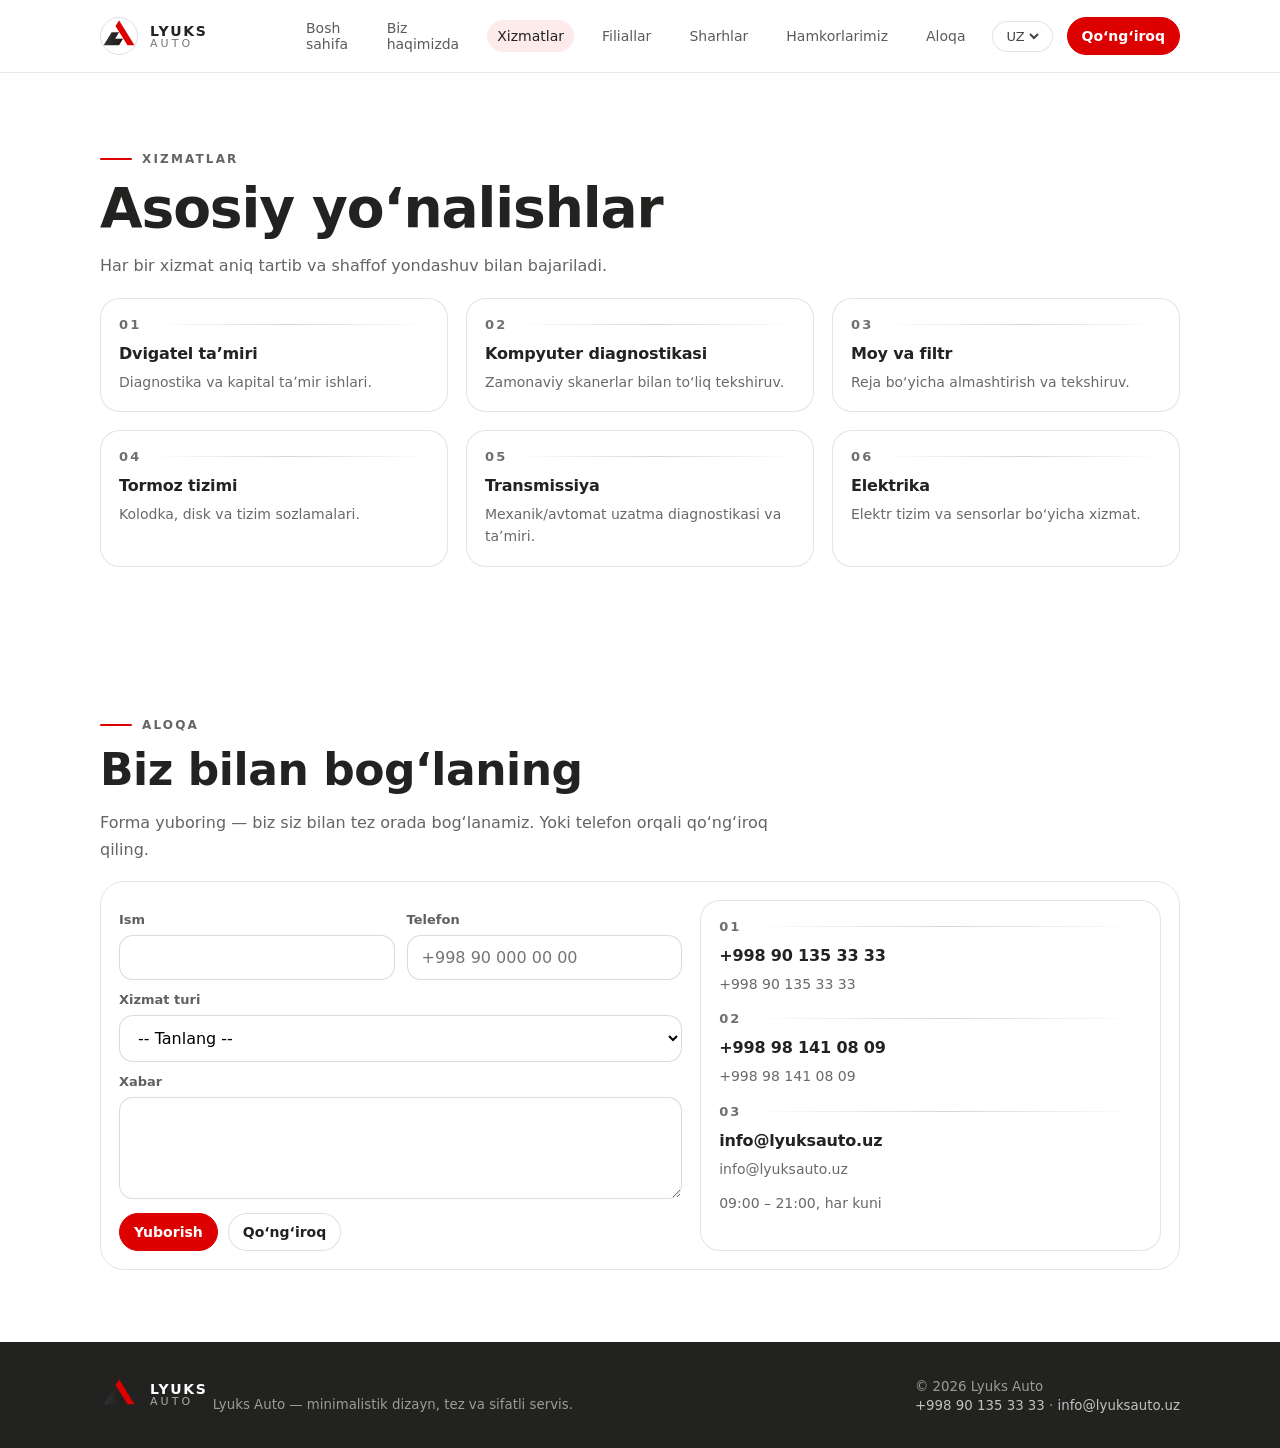
<file: services.html>
<!doctype html>
<html lang="uz">
<head>
  <meta charset="UTF-8" />
  <meta name="viewport" content="width=device-width, initial-scale=1.0" />
  <title>Lyuks Auto — Services</title>
  <meta name="description" content="Lyuks Auto services: diagnostics, engine repair, oil & filter, brakes, transmission, electrical." />
  <link rel="stylesheet" href="assets/css/styles.css" />
  <link rel="shortcut icon" href="logos/logo_full_gold_to_red.png" type="image/x-icon">
</head>
<body>
  <header class="nav">
    <div class="container">
      <div class="nav-inner">
        <a class="brand" href="index.html" aria-label="Lyuks Auto">
          <div class="brand-mark" aria-hidden="true">
            <img src="logos/logo_full_gold_to_red.png" alt="Lyuks Auto" style="width: 32px; margin-left: 2px;">
          </div>
          <div class="brand-name">
            <b>LYUKS</b>
            <span>AUTO</span>
          </div>
        </a>

        <nav class="nav-links" aria-label="Primary">
          <a href="index.html" data-i18n="nav_home">Bosh sahifa</a>
          <a href="about.html" data-i18n="nav_about">Biz haqimizda</a>
          <a href="services.html" aria-current="page" data-i18n="nav_services">Xizmatlar</a>
          <a href="branches.html" data-i18n="nav_branches">Filiallar</a>
          <a href="reviews.html" data-i18n="nav_reviews">Sharhlar</a>
          <a href="partners.html" data-i18n="nav_partners">Hamkorlarimiz</a>
          <a href="contact.html" data-i18n="nav_contact">Aloqa</a>
        </nav>

        <div class="nav-right">
          <div class="lang" aria-label="Language switcher">
            <select data-lang-select>
              <option value="uz">UZ</option>
              <option value="uz-Cyrl">ЎЗ</option>
              <option value="ru">RU</option>
              <option value="en">EN</option>
            </select>
          </div>
          <a class="btn primary" href="tel:+998901353333" data-i18n="nav_call">Qo‘ng‘iroq</a>
          <button class="menu-btn" type="button" data-menu-btn aria-expanded="false" aria-label="Menu">
            <div class="lines"><span></span></div>
          </button>
        </div>
      </div>

      <div class="menu-panel" data-menu-panel>
        <a href="index.html" data-i18n="nav_home">Bosh sahifa</a>
        <a href="about.html" data-i18n="nav_about">Biz haqimizda</a>
        <a href="services.html" aria-current="page" data-i18n="nav_services">Xizmatlar</a>
        <a href="branches.html" data-i18n="nav_branches">Filiallar</a>
        <a href="reviews.html" data-i18n="nav_reviews">Sharhlar</a>
        <a href="partners.html" data-i18n="nav_partners">Hamkorlarimiz</a>
        <a href="contact.html" data-i18n="nav_contact">Aloqa</a>
      </div>
    </div>
  </header>

  <main>
    <section class="section">
      <div class="container">
        <div class="section-header">
          <div class="kicker" data-i18n="services_kicker">Xizmatlar</div>
          <h1 class="h1" data-i18n="services_title">Asosiy yo‘nalishlar</h1>
          <p class="sub" data-i18n="services_sub">
            Har bir xizmat aniq tartib va shaffof yondashuv bilan bajariladi.
          </p>
        </div>

        <div class="grid three" style="margin-top:18px">
          <div class="card">
            <div class="num"><b>01</b><div class="divider" aria-hidden="true"></div></div>
            <h3 data-i18n="srv_01_t">Dvigatel taʼmiri</h3>
            <p data-i18n="srv_01_d">Diagnostika va kapital taʼmir ishlari.</p>
          </div>
          <div class="card">
            <div class="num"><b>02</b><div class="divider" aria-hidden="true"></div></div>
            <h3 data-i18n="srv_02_t">Kompyuter diagnostikasi</h3>
            <p data-i18n="srv_02_d">Zamonaviy skanerlar bilan to‘liq tekshiruv.</p>
          </div>
          <div class="card">
            <div class="num"><b>03</b><div class="divider" aria-hidden="true"></div></div>
            <h3 data-i18n="srv_03_t">Moy va filtr</h3>
            <p data-i18n="srv_03_d">Reja bo‘yicha almashtirish va tekshiruv.</p>
          </div>
          <div class="card">
            <div class="num"><b>04</b><div class="divider" aria-hidden="true"></div></div>
            <h3 data-i18n="srv_04_t">Tormoz tizimi</h3>
            <p data-i18n="srv_04_d">Kolodka, disk va tizim sozlamalari.</p>
          </div>
          <div class="card">
            <div class="num"><b>05</b><div class="divider" aria-hidden="true"></div></div>
            <h3 data-i18n="srv_05_t">Transmissiya</h3>
            <p data-i18n="srv_05_d">Mexanik/avtomat uzatma diagnostikasi va taʼmiri.</p>
          </div>
          <div class="card">
            <div class="num"><b>06</b><div class="divider" aria-hidden="true"></div></div>
            <h3 data-i18n="srv_06_t">Elektrika</h3>
            <p data-i18n="srv_06_d">Elektr tizim va sensorlar bo‘yicha xizmat.</p>
          </div>
        </div>
      </div>
    </section>

    <!-- Shared Contact section -->
    <section class="section" id="contact">
      <div class="container">
        <div class="section-header">
          <div class="kicker" data-i18n="contact_kicker">Aloqa</div>
          <h2 class="h2" data-i18n="contact_title">Biz bilan bog‘laning</h2>
          <p class="sub" data-i18n="contact_sub">Forma yuboring — biz siz bilan tez orada bog‘lanamiz. Yoki telefon orqali qo‘ng‘iroq qiling.</p>
        </div>

        <div class="contact-box" style="margin-top:18px">
          <div class="contact-grid">
            <form data-contact-form>
              <div class="form-row">
                <div class="field">
                  <label for="name" data-i18n="form_name">Ism</label>
                  <input id="name" name="name" type="text" autocomplete="name" required />
                </div>
                <div class="field">
                  <label for="phone" data-i18n="form_phone">Telefon</label>
                  <input id="phone" name="phone" type="tel" autocomplete="tel" required placeholder="+998 90 000 00 00" />
                </div>
              </div>

              <div class="field">
                <label for="service" data-i18n="form_service">Xizmat turi</label>
                <select id="service" name="service">
                  <option value="" data-i18n="form_service_pick">-- Tanlang --</option>
                  <option value="diagnostics" data-i18n="srv_02_t">Kompyuter diagnostikasi</option>
                  <option value="engine" data-i18n="srv_01_t">Dvigatel taʼmiri</option>
                  <option value="oil" data-i18n="srv_03_t">Moy va filtr</option>
                  <option value="brakes" data-i18n="srv_04_t">Tormoz tizimi</option>
                  <option value="transmission" data-i18n="srv_05_t">Transmissiya</option>
                  <option value="electric" data-i18n="srv_06_t">Elektrika</option>
                </select>
              </div>

              <div class="field">
                <label for="msg" data-i18n="form_msg">Xabar</label>
                <textarea id="msg" name="message" rows="4"></textarea>
              </div>

              <div style="margin-top:14px; display:flex; gap:10px; flex-wrap:wrap">
                <button class="btn primary" type="submit" data-i18n="form_submit">Yuborish</button>
                <a class="btn" href="tel:+998901353333" data-i18n="nav_call">Qo‘ng‘iroq</a>
              </div>

              <div class="success" data-form-success data-i18n="form_success">
                Xabaringiz qabul qilindi. Tez orada aloqaga chiqamiz.
              </div>
            </form>

            <div class="card" style="height:100%">
              <div class="num"><b>01</b><div class="divider" aria-hidden="true"></div></div>
              <h3>+998 90 135 33 33</h3>
              <p><a href="tel:+998901353333">+998 90 135 33 33</a></p>
              <div class="num" style="margin-top:16px"><b>02</b><div class="divider" aria-hidden="true"></div></div>
              <h3>+998 98 141 08 09</h3>
              <p><a href="tel:+998981410809">+998 98 141 08 09</a></p>
              <div class="num" style="margin-top:16px"><b>03</b><div class="divider" aria-hidden="true"></div></div>
              <h3>info@lyuksauto.uz</h3>
              <p><a href="mailto:info@lyuksauto.uz">info@lyuksauto.uz</a></p>
              <p style="margin-top:12px" data-i18n="branches_hours">09:00 – 21:00, har kuni</p>
            </div>
          </div>
        </div>
      </div>
    </section>
  </main>

  <footer class="footer">
    <div class="container">
      <div class="footer-inner">
        <div>
          <div class="brand" style="min-width:auto">
             <div class="brand-mark" aria-hidden="true">
              <img src="logos/logo_full_gold_to_red.png" alt="Lyuks Auto" style="width: 32px; margin-left: 2px;">
            </div>
            <div class="brand-name">
              <b style="color:#fff">LYUKS</b>
              <span style="color:rgba(255,255,255,.62)">AUTO</span>
            </div>
          </div>
          <small data-i18n="footer_note">Lyuks Auto — minimalistik dizayn, tez va sifatli servis.</small>
        </div>
        <div>
          <small>© 2026 Lyuks Auto</small><br />
          <small><a href="tel:+998901353333">+998 90 135 33 33</a> · <a href="mailto:info@lyuksauto.uz">info@lyuksauto.uz</a></small>
        </div>
      </div>
    </div>
  </footer>

  <script src="assets/js/i18n.js"></script>
  <script src="assets/js/main.js"></script>
</body>
</html>
</file>
<file: assets/css/styles.css>
/* Lyuks Auto – minimal multi-page styles
   Palette: #ffffff, #dc0000, #222220
*/

:root{
  --bg:#ffffff;
  --primary:#dc0000;
  --dark:#222220;

  --max: 1120px;
  --radius: 20px;
  --shadow: 0 18px 60px rgba(34,34,32,.10);
  --border: 1px solid rgba(34,34,32,.12);
}

*{box-sizing:border-box}
html{scroll-behavior:smooth}
body{
  margin:0;
  font-family: ui-sans-serif, system-ui, -apple-system, "Segoe UI", Roboto, Arial, "Noto Sans", "Liberation Sans", sans-serif;
  background:var(--bg);
  color:var(--dark);
  overflow-x:hidden;
}

a{color:inherit; text-decoration:none}
button, input, select, textarea{font:inherit}

.container{max-width:var(--max); margin:0 auto; padding:0 20px}

/* ---------------- Navbar ---------------- */
.nav{
  position:sticky;
  top:0;
  z-index:50;
  background:rgba(255,255,255,.92);
  backdrop-filter: blur(10px);
  border-bottom: 1px solid rgba(34,34,32,.10);
}
.nav-inner{
  height:72px;
  display:flex;
  align-items:center;
  justify-content:space-between;
  flex-wrap: nowrap;
  gap:16px;
}
.brand{
  display:inline-flex;
  align-items:center;
  gap:12px;
  min-width: 180px;
}
.brand-mark{
  width:38px;height:38px;border-radius:999px;
  border:1px solid rgba(34,34,32,.14);
  position:relative;
}
.brand-mark::after{
  content:"";
  position:absolute;
  left:10px; right:10px; top:50%;
  height:2px;
  background: linear-gradient(90deg, rgba(34,34,32,.0), rgba(34,34,32,.0));
  transform: translateY(-50%);
}
.brand-name{display:flex; flex-direction:column; line-height:1}
.brand-name b{letter-spacing:.12em; font-size:14px}
.brand-name span{letter-spacing:.28em; font-size:11px; color: rgba(34,34,32,.62)}

.nav-links{display:flex; align-items:center; gap:18px}
.nav-links a{
  font-size:14px;
  color: rgba(34,34,32,.74);
  padding:8px 10px;
  border-radius: 999px;
  transition: background .2s ease, color .2s ease;
}
.nav-links a[aria-current="page"],
.nav-links a:hover{
  color: var(--dark);
  background: rgba(220,0,0,.08);
}

.nav-right{display:flex; align-items:center; gap:14px}
.lang{
  display:flex; align-items:center; gap:8px;
  padding:6px 10px;
  border-radius: 999px;
  border: 1px solid rgba(34,34,32,.12);
  background:#fff;
}
.lang select{
  border:0;
  outline:0;
  background:transparent;
  font-size:13px;
  color: rgba(34,34,32,.85);
}
.btn{
  display:inline-flex;
  align-items:center;
  justify-content:center;
  gap:10px;
  padding:10px 14px;
  border-radius:999px;
  border: 1px solid rgba(34,34,32,.14);
  background:#fff;
  color: var(--dark);
  font-weight:650;
  font-size:14px;
  transition: transform .2s ease, background .2s ease, border-color .2s ease;
}
.btn:hover{transform: translateY(-1px); border-color: rgba(220,0,0,.45); background: rgba(220,0,0,.06)}
.btn.primary{
  background: var(--primary);
  border-color: var(--primary);
  color:#fff;
}
.btn.primary:hover{background: rgba(220,0,0,.92)}

.menu-btn{display:none}
.menu-panel{display:none}

@media (max-width: 900px){
  .nav-links{display:none}
  .menu-btn{
    display:inline-flex;
    width:42px; height:42px;
    border-radius:999px;
    border: 1px solid rgba(34,34,32,.14);
    background:#fff;
    align-items:center;
    justify-content:center;
    cursor:pointer;
  }
  .menu-btn .lines{
    width:18px; height:12px; position:relative;
  }
  .menu-btn .lines::before,
  .menu-btn .lines::after,
  .menu-btn .lines span{
    content:"";
    position:absolute;
    left:0; right:0;
    height:2px;
    background: var(--dark);
    border-radius:999px;
  }
  .menu-btn .lines::before{top:0}
  .menu-btn .lines span{top:5px}
  .menu-btn .lines::after{bottom:0}

  .menu-panel{
    display:none;
    padding: 14px 0 18px;
    border-top: 1px solid rgba(34,34,32,.10);
    background: #fff;
  }
  .menu-panel.open{display:block}
  .menu-panel a{
    display:block;
    padding: 12px 20px;
    color: rgba(34,34,32,.78);
    transition: background .2s ease;
  }
  .menu-panel a:hover{background: rgba(220,0,0,.06)}
}

@media (max-width: 620px){
  .nav-inner{
    display:flex;
    justify-content: space-between;
    flex-wrap: nowrap;
    gap: 10px;
  }

  .brand{
    min-width: 0;
    width: fit-content;
    flex: 0 1 auto;
    display: inline-flex;
  }

  .nav-right{
    flex: 0 0 auto;
    gap: 10px;
  }

  .btn{
    padding: 9px 12px;
    font-size: 13px;
  }

  .lang{
    padding: 5px 8px;
  }
}

/* ---------------- Sections ---------------- */
.section{padding:72px 0}
.section.tight{padding:56px 0}
.section.dark{
  background: var(--dark);
  color:#fff;
}
.section-header{max-width:720px}
.kicker{
  display:inline-flex;
  align-items:center;
  gap:10px;
  font-size:12px;
  font-weight:700;
  letter-spacing:.18em;
  text-transform:uppercase;
  color: rgba(34,34,32,.70);
}
.section.dark .kicker{color: rgba(255,255,255,.66)}
.kicker::before{
  content:"";
  width:32px; height:2px;
  background: var(--primary);
  border-radius:999px;
}
.h1{
  margin:14px 0 0;
  font-size: clamp(34px, 4.3vw, 58px);
  line-height: 1.04;
  letter-spacing: -0.02em;
}
.h2{
  margin:14px 0 0;
  font-size: clamp(28px, 3.5vw, 44px);
  line-height: 1.1;
  letter-spacing: -0.01em;
}
.sub{
  margin:16px 0 0;
  color: rgba(34,34,32,.70);
  line-height: 1.65;
}
.section.dark .sub{color: rgba(255,255,255,.70)}

.grid{display:grid; gap:18px}
.grid.two{grid-template-columns: 1.1fr .9fr}
.grid.three{grid-template-columns: repeat(3, minmax(0,1fr))}
.grid.four{grid-template-columns: repeat(4, minmax(0,1fr))}
@media (max-width: 980px){
  .grid.two{grid-template-columns: 1fr}
  .grid.four{grid-template-columns: repeat(2, minmax(0,1fr))}
}
@media (max-width: 620px){
  .grid.three{grid-template-columns: 1fr}
  .grid.four{grid-template-columns: 1fr}
}

.card{
  border: var(--border);
  border-radius: var(--radius);
  background:#fff;
  padding:18px;
  box-shadow: none;
  transition: transform .25s ease, box-shadow .25s ease, border-color .25s ease;
}
.card:hover{
  transform: translateY(-2px);
  box-shadow: var(--shadow);
  border-color: rgba(220,0,0,.35);
}
.section.dark .card{background: rgba(255,255,255,.04); border-color: rgba(255,255,255,.12)}
.section.dark .card:hover{border-color: rgba(220,0,0,.55)}

.num{
  display:flex;
  align-items:center;
  justify-content:space-between;
  gap:10px;
  margin-bottom: 12px;
}
.num b{font-size:13px; letter-spacing:.16em; color: rgba(34,34,32,.65)}
.section.dark .num b{color: rgba(255,255,255,.62)}
.divider{
  flex:1;
  height:1px;
  background: linear-gradient(90deg, rgba(34,34,32,.0), rgba(34,34,32,.18), rgba(34,34,32,.0));
}
.section.dark .divider{
  background: linear-gradient(90deg, rgba(255,255,255,.0), rgba(255,255,255,.18), rgba(255,255,255,.0));
}

.card h3{margin:0; font-size:16px; letter-spacing:-0.01em}
.card p{margin:8px 0 0; color: rgba(34,34,32,.68); line-height: 1.6; font-size: 14px}
.section.dark .card p{color: rgba(255,255,255,.70)}

/* ---------------- Hero ---------------- */
.hero{
  padding: 84px 0 78px;
}
.hero-wrap{
  border-radius: 26px;
  overflow:hidden;
  border: 1px solid rgba(34,34,32,.10);
  background:
    linear-gradient(180deg, rgba(34,34,32,.85), rgba(34,34,32,.30)),
    var(--hero-image, none);
  background-size: cover;
  background-position: center;
}
.hero-inner{
  padding: 72px 22px;
}
.hero .kicker{color: rgba(255,255,255,.72)}
.hero .h1{color:#fff}
.hero .sub{color: rgba(255,255,255,.72); max-width: 58ch}
.hero-actions{margin-top: 22px; display:flex; gap:12px; flex-wrap:wrap}
.hero-stats{margin-top: 30px; display:flex; gap:18px; flex-wrap:wrap}
.stat{
  border: 1px solid rgba(255,255,255,.18);
  border-radius: 16px;
  padding: 12px 14px;
  min-width: 150px;
  background: rgba(255,255,255,.04);
}
.stat b{display:block; font-size:20px; letter-spacing:-.01em; color:#fff}
.stat span{display:block; margin-top:4px; font-size:12px; color: rgba(255,255,255,.70)}

/* ---------------- Partners marquee ---------------- */
.marquee{
  border: var(--border);
  border-radius: 22px;
  overflow:hidden;
  background:#fff;
}
.marquee-track{
  display:flex;
  width:max-content;
  gap:16px;
  padding: 16px;
  animation: marquee 18s linear infinite;
}
.marquee:hover .marquee-track{animation-play-state: paused}
.logo-tile{
  width: 170px;
  height: 72px;
  border-radius: 18px;
  border: 1px solid rgba(34,34,32,.10);
  display:flex;
  align-items:center;
  justify-content:center;
  background: #fff;
}
.logo-tile img{max-width: 120px; max-height: 110px}
@keyframes marquee{
  from{transform: translateX(0)}
  to{transform: translateX(-70%)}
}

/* ---------------- Contact + Footer ---------------- */
.contact-box{
  border: var(--border);
  border-radius: 24px;
  padding: 18px;
}
.contact-grid{
  display:grid;
  grid-template-columns: 1.1fr .9fr;
  gap: 18px;
  align-items:start;
}
@media (max-width: 980px){
  .contact-grid{grid-template-columns:1fr}
}
.field{display:flex; flex-direction:column; gap:8px; margin-top: 12px}
.field label{font-size:13px; color: rgba(34,34,32,.72); font-weight:650}
.field input, .field select, .field textarea{
  padding: 12px 14px;
  border-radius: 14px;
  border: 1px solid rgba(34,34,32,.16);
  outline:none;
  background:#fff;
}
.field input:focus, .field select:focus, .field textarea:focus{border-color: rgba(220,0,0,.65)}
.form-row{display:grid; grid-template-columns: 1fr 1fr; gap: 12px}
@media (max-width: 620px){.form-row{grid-template-columns:1fr}}
.success{
  display:none;
  margin-top: 12px;
  padding: 12px 14px;
  border-radius: 14px;
  background: rgba(220,0,0,.08);
  border: 1px solid rgba(220,0,0,.18);
  color: rgba(34,34,32,.90);
  font-size: 13px;
  font-weight: 650;
}
.success.show{display:block}

.footer{
  background: var(--dark);
  color:#fff;
  padding: 34px 0;
}
.footer-inner{
  display:flex;
  gap: 18px;
  align-items:flex-start;
  justify-content:space-between;
  flex-wrap:wrap;
}
.footer small{color: rgba(255,255,255,.55)}
.footer a{color: rgba(255,255,255,.72)}
.footer a:hover{color:#fff}
</file>
